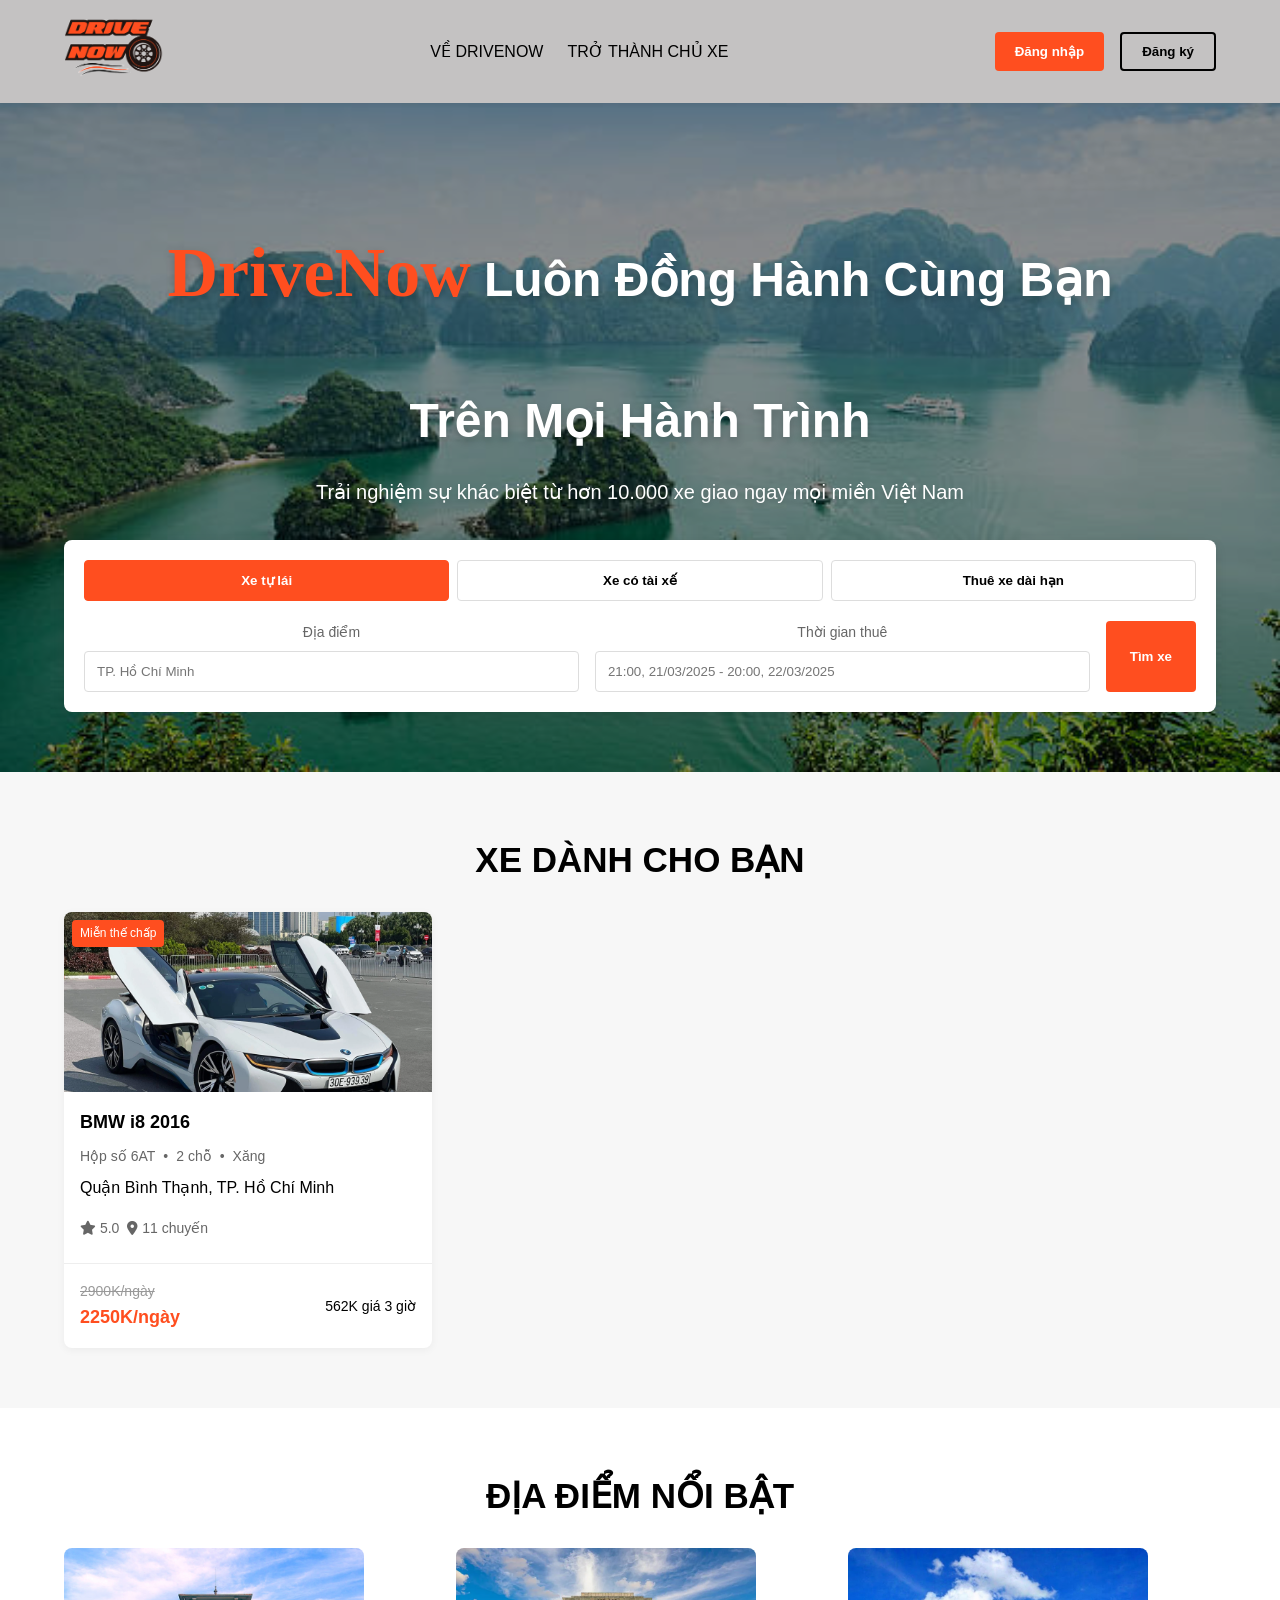
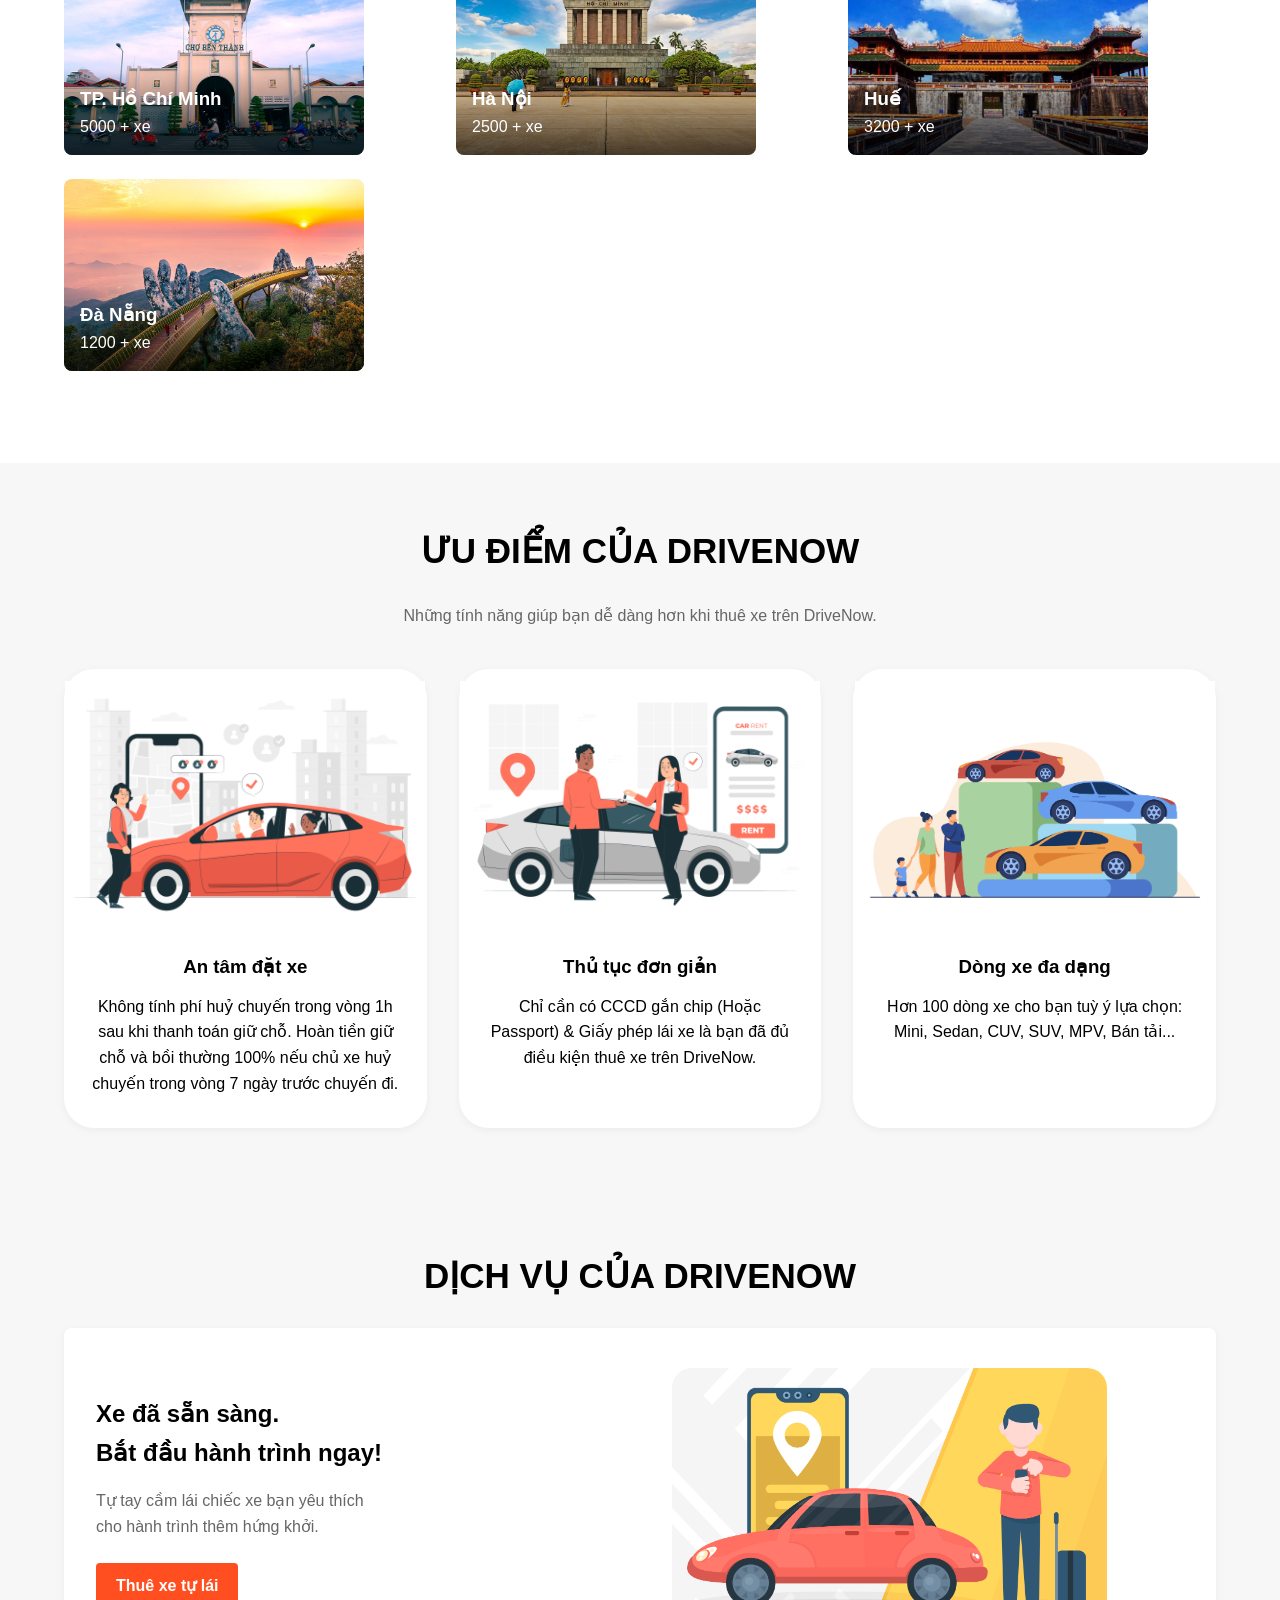
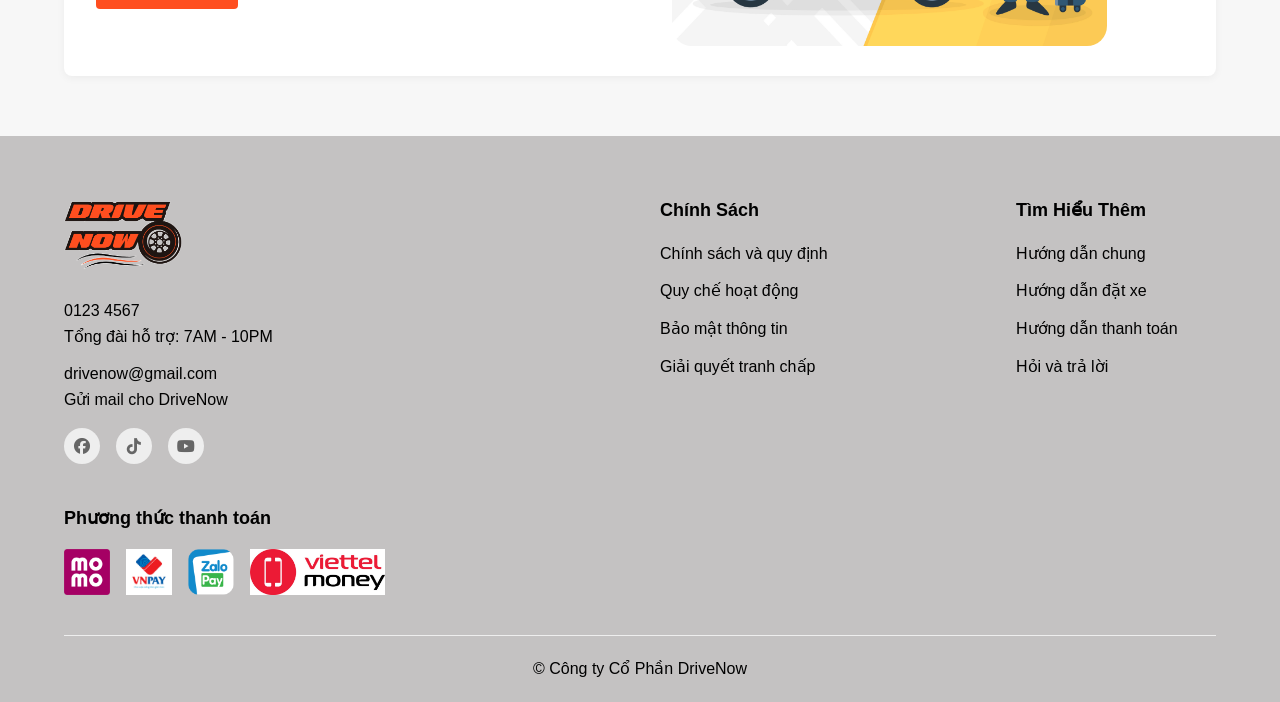
<file: FrontEnd/index.html>
<!DOCTYPE html>
<html lang="vi">
  <head>
    <meta charset="UTF-8" />
    <meta name="viewport" content="width=device-width, initial-scale=1.0" />
    <title>DriveNow - Cho thuê xe tự lái & có tài xế</title>
    <link rel="stylesheet" href="/FrontEnd/css/styles.css" />
    <!-- Font Awesome (cho các icon) -->
    <link
      rel="icon"
      type="image/png"
      href="/FrontEnd/img/DriveNow-XoaPhong.png"
    />

    <!-- Font Awesome CDN -->
    <link
      rel="stylesheet"
      href="https://cdnjs.cloudflare.com/ajax/libs/font-awesome/6.5.0/css/all.min.css"
    />


  </head>
  <body>
    <!-- Header -->
    <header class="header">
      <div class="container">
        <div class="header-content">
          <div class="logo">
            <a href="index.html">
              <img src="/FrontEnd/img/DriveNow-XoaPhong.png" alt="DriveNow" />
            </a>
          </div>
          <nav class="nav-menu">
            <ul>
              <li><a href="#info">Về DriveNow</a></li>
              <li><a href="#">Trở thành chủ xe</a></li>
            </ul>
          </nav>
          <div class="auth-buttons">
            <button class="btn-login">Đăng nhập</button>
            <button class="btn-register">Đăng ký</button>
          </div>
          <div class="mobile-menu-toggle">
            <i class="fas fa-bars"></i>
          </div>
        </div>
      </div>
    </header>

    <!-- Banner -->
    <section class="banner">
      <div class="overlay"></div>
      <div class="container">
        <div class="banner-content">
          <h1>
            <span>DriveNow</span> Luôn Đồng Hành Cùng Bạn<br />
            Trên Mọi Hành Trình
          </h1>
          <p>
            Trải nghiệm sự khác biệt từ hơn 10.000 xe giao ngay mọi miền Việt
            Nam
          </p>

          <div class="search-box">
            <div class="tabs">
              <button class="tab active">Xe tự lái</button>
              <button class="tab">Xe có tài xế</button>
              <button class="tab">Thuê xe dài hạn</button>
            </div>
            <div class="search-form">
              <div class="form-group">
                <label>Địa điểm</label>
                <input type="text" placeholder="TP. Hồ Chí Minh" />
              </div>
              <div class="form-group">
                <label>Thời gian thuê</label>
                <input
                  type="text"
                  placeholder="21:00, 21/03/2025 - 20:00, 22/03/2025"
                />
              </div>
              <button class="btn-search">Tìm xe</button>
            </div>
          </div>
        </div>
      </div>
    </section>

    <!-- Featured Cars -->
    <section class="featured-cars">
      <div class="container">
        <h2 class="section-title">Xe Dành Cho Bạn</h2>
        <div class="car-grid">
          <!-- Car Item 1 -->
          <div class="car-card">
            <div class="car-image">
              <img src="/FrontEnd/img/bmw-i8.png" alt="BMW i8 2016" />
              <div class="car-badges">
                <span class="badge no-deposit">Miễn thế chấp</span>
              </div>
            </div>
            <div class="car-details">
              <h3>BMW i8 2016</h3>
              <div class="car-specs">
                <span>Hộp số 6AT</span>
                <span>•</span>
                <span>2 chỗ</span>
                <span>•</span>
                <span>Xăng</span>
              </div>
              <div class="car-location">Quận Bình Thạnh, TP. Hồ Chí Minh</div>
              <div class="car-rating">
                <div class="rating">
                  <i class="fas fa-star"></i>
                  <span>5.0</span>
                </div>
                <div class="trips">
                  <i class="fas fa-map-marker-alt"></i>
                  <span>11 chuyến</span>
                </div>
              </div>
            </div>
            <div class="car-footer">
              <div class="price">
                <div class="original-price">2900K/ngày</div>
                <div class="discount-price">2250K/ngày</div>
              </div>
              <div class="hourly-price">562K giá 3 giờ</div>
            </div>
          </div>

          <!-- Thêm các xe khác tương tự -->
        </div>
      </div>
    </section>

    <!-- Popular Destinations -->
    <section class="popular-destinations">
      <div class="container">
        <h2 class="section-title">Địa Điểm Nổi Bật</h2>
        <div class="destinations-grid">
          <!-- Destination Item 1 -->
          <div class="destination-card">
            <img src="/FrontEnd/img/cho-ben-thanh.jpg" alt="TP. Hồ Chí Minh" loading="lazy" />
            <div class="destination-overlay">
              <h3>TP. Hồ Chí Minh</h3>
              <p>5000 + xe</p>
            </div>
          </div>
          
          <div class="destination-card">
            <img src="/FrontEnd/img/lang-chu-tich-ho-chi-minh.png" alt="Hà Nội" loading="lazy" />
            <div class="destination-overlay">
              <h3>Hà Nội</h3>
              <p>2500 + xe</p>
            </div>
          </div>
          <div class="destination-card">
            <img src="/FrontEnd/img/hue.jpg" alt="TP. Huế" loading="lazy"/>
            <div class="destination-overlay">
              <h3>Huế</h3>
              <p>3200 + xe</p>
            </div>
          </div>
          <div class="destination-card">
            <img src="/FrontEnd/img/da-nang.jpg" alt="TP. Đà Nẵng" loading="lazy"/>
            <div id="info" class="destination-overlay">
              <h3>Đà Nẵng</h3>
              <p>1200 + xe</p>
            </div>
          </div>

        <!-- <div class="airport-locations">
          <h3>Giao xe tại sân bay</h3>
          <div class="airport-grid">
            <div class="airport-item">
              <h4>Tân Sơn Nhất</h4>
              <p>1000+ xe</p>
            </div> -->
            <!-- Thêm các sân bay khác tương tự -->
          </div>
        </div>
      </div>
    </section>

    <!-- Features -->
    <section class="features">
      <div class="container">
        <h2 class="section-title">Ưu Điểm Của DriveNow</h2>
        <p class="section-subtitle">
          Những tính năng giúp bạn dễ dàng hơn khi thuê xe trên DriveNow.
        </p>

        <div class="features-grid">
          <!-- Feature Item 1 -->
          <div class="feature-card">
            <div class="feature-icon">
              <img src="/FrontEnd/img/dat-xe-an-toan.jpg" alt="An tâm đặt xe">
            </div>
            <h3>An tâm đặt xe</h3>
            <p>
              Không tính phí huỷ chuyến trong vòng 1h sau khi thanh toán giữ chỗ. Hoàn tiền giữ chỗ và bồi thường 100% nếu chủ xe huỷ chuyến trong vòng 7 ngày trước chuyến đi.
            </p>
          </div>
          
          <div class="feature-card">
            <div class="feature-icon">
              <img src="/FrontEnd/img/thu-tuc-don-gian.jpg" alt="Thủ tục đơn giản">
            </div>
            <h3>Thủ tục đơn giản</h3>
            <p>
              Chỉ cần có CCCD gắn chip (Hoặc Passport) & Giấy phép lái xe là bạn đã đủ điều kiện thuê xe trên DriveNow.
           </p>
          </div>

          <div class="feature-card">
            <div class="feature-icon">
              <img src="/FrontEnd/img/da-dang-xe.jpg" alt="Dòng xe đa dạng">
            </div>
            <h3>Dòng xe đa dạng</h3>
            <p>
              Hơn 100 dòng xe cho bạn tuỳ ý lựa chọn: Mini, Sedan, CUV, SUV, MPV, Bán tải...
           </p>
          </div>

        </div>
      </div>
    </section>

    <!-- Services -->
    <section class="services">
      <div class="container">
        <h2 class="section-title">Dịch Vụ Của DriveNow</h2>

        <div class="services-grid">
          <!-- Service Item 1 -->
          <div class="service-card">
            <div class="service-content">
              <h3>Xe đã sẵn sàng.<br />Bắt đầu hành trình ngay!</h3>
              <p>
                Tự tay cầm lái chiếc xe bạn yêu thích<br />cho hành trình thêm
                hứng khởi.
              </p>
              <a href="#" class="btn">Thuê xe tự lái</a>
            </div>
            <div class="service-image">
              <img
                src="/FrontEnd/img/bat-dau-hanh-trinh-1.jpg"
                alt="Bắt đầu thuê xe"
              />
            </div>
          </div>
          
        </div>
      </div>
    </section>

    <!-- Footer -->
    <footer class="footer">
      <div class="container">
        <div class="footer-content">
          <div class="footer-info">
            <img
              src="/FrontEnd/img/DriveNow-XoaPhong.png"
              alt="DriveNow"
              class="footer-logo"
            />
            <div class="contact-info">
              <div class="phone">
                <span class="label">0123 4567</span>
                <p>Tổng đài hỗ trợ: 7AM - 10PM</p>
              </div>
              <div class="email">
                <a href="mailto:drivenow@gmail.com">drivenow@gmail.com</a>
                <p>Gửi mail cho DriveNow</p>
              </div>
            </div>
            <div class="social-icons">
              <a href="#"><i class="fa-brands fa-facebook"></i></a>
              <a href="#"><i class="fa-brands fa-tiktok"></i></a>
              <a href="#"><i class="fa-brands fa-youtube"></i></a>
            </div>
          </div>

          <div class="footer-links">
            <div class="link-group">
              <h3>Chính Sách</h3>
              <ul>
                <li><a href="#">Chính sách và quy định</a></li>
                <li><a href="#">Quy chế hoạt động</a></li>
                <li><a href="#">Bảo mật thông tin</a></li>
                <li><a href="#">Giải quyết tranh chấp</a></li>
              </ul>
            </div>
            <div class="link-group">
              <h3>Tìm Hiểu Thêm</h3>
              <ul>
                <li><a href="#">Hướng dẫn chung</a></li>
                <li><a href="#">Hướng dẫn đặt xe</a></li>
                <li><a href="#">Hướng dẫn thanh toán</a></li>
                <li><a href="#">Hỏi và trả lời</a></li>
              </ul>
            </div>

          </div>
        </div>

        <div class="payment-methods">
          <h3>Phương thức thanh toán</h3>
          <div class="payment-icons">
            <img
              src="/FrontEnd/img/momo.png"
              alt="MoMo"
            />
            <img
              src="/FrontEnd/img/vnpay.jpg"
              alt="VNPay"
            />
            <img
              src="/FrontEnd/img/zalopay.png"
              alt="ZaloPay"
            />
            <img
              src="/FrontEnd/img/logo-viettel-money.jpg"
              alt="VTMoney"
            />
          </div>
        </div>

        <div class="copyright">
          <p>&copy; Công ty Cổ Phần DriveNow</p>
        </div>
      </div>
    </footer>

    <script src="js/main.js"></script>
  </body>
</html>
</file>
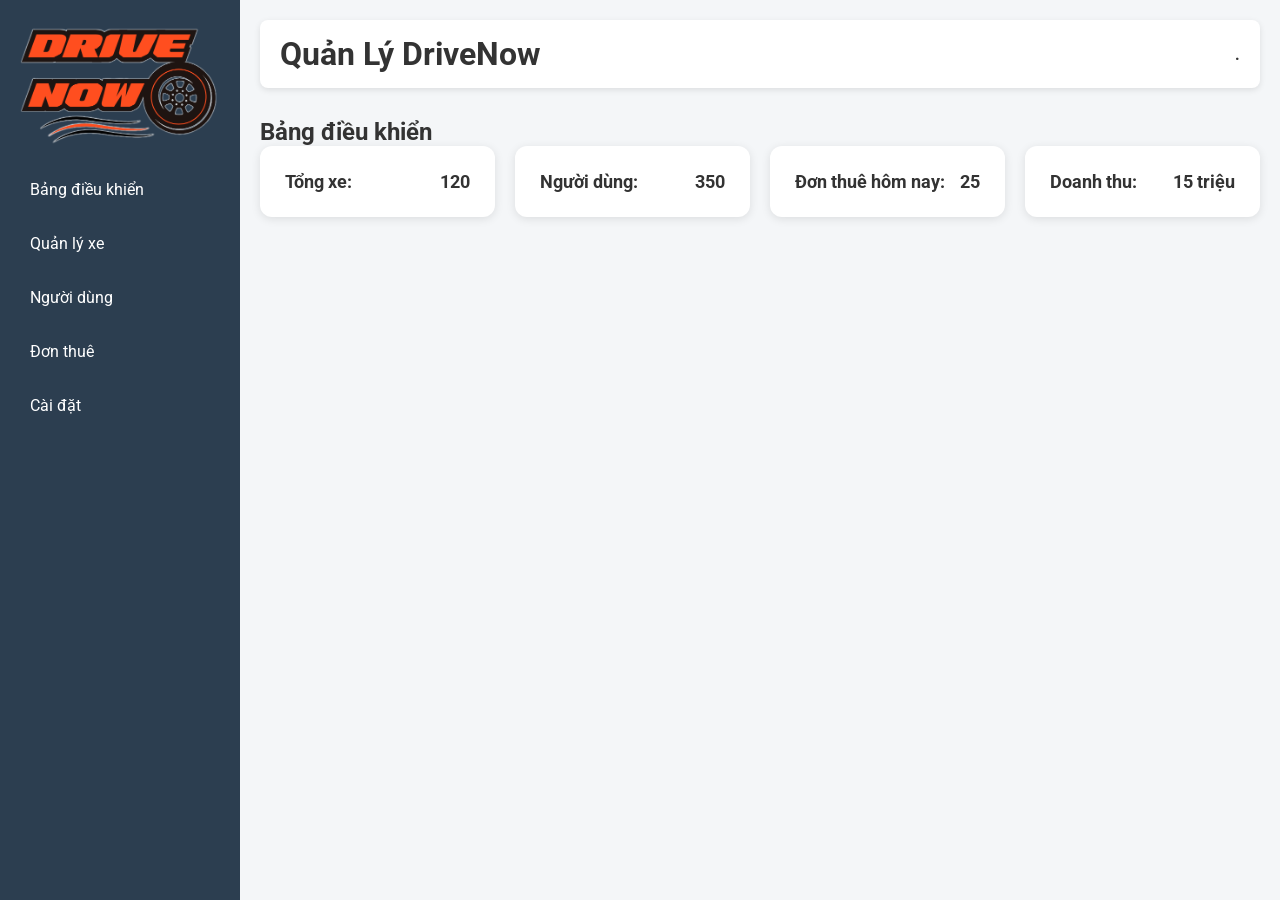
<file: FrontEnd/Admin/admin.html>
<!DOCTYPE html>
<html lang="vi">
  <head>
    <meta charset="UTF-8" />
    <meta name="viewport" content="width=device-width, initial-scale=1.0" />
    <title>Quản lý DriveNow</title>
    <link rel="stylesheet" href="/FrontEnd/css/admin.css" />
    <link
      href="https://fonts.googleapis.com/css2?family=Roboto&display=swap"
      rel="stylesheet"
    />
    <link
      rel="icon"
      type="image/png"
      href="/FrontEnd/img/DriveNow-XoaPhong.png"
    />
  </head>
  <body>
    <div class="admin-container">
      <aside class="sidebar">
        <img src="/FrontEnd/img/DriveNow-XoaPhong.png" alt="DriveNow" />
        <nav>
          <ul>
            <li><a href="#dashboard">Bảng điều khiển</a></li>
            <li><a href="#car-management">Quản lý xe</a></li>
            <li><a href="#user-management">Người dùng</a></li>
            <li><a href="#orders">Đơn thuê</a></li>
            <li><a href="#settings">Cài đặt</a></li>
          </ul>
        </nav>
      </aside>

      <main class="main-content">
        <header class="admin-header">
          <h1>Quản Lý DriveNow</h1>
          <div class="user-info"><b>.</b></div>
        </header>

        <!-- Menu -->
        <section id="dashboard" class="admin-section active">
          <h2>Bảng điều khiển</h2>
          <div class="dashboard">
            <div class="card">Tổng xe: <span>120</span></div>
            <div class="card">Người dùng: <span>350</span></div>
            <div class="card">Đơn thuê hôm nay: <span>25</span></div>
            <div class="card">Doanh thu: <span>15 triệu</span></div>
          </div>
        </section>

        <section id="car-management" class="admin-section">
          <h2>Quản lý xe</h2>
          <table class="data-table">
            <thead>
              <tr>
                <th>STT</th>
                <th>Tên xe</th>
                <th>Biển số</th>
                <th>Trạng thái</th>
              </tr>
            </thead>
            <tbody>
              <tr>
                <td>1</td>
                <td>BMW i8 2016</td>
                <td>51A-123.45</td>
                <td>Sẵn sàng</td>
              </tr>
              <tr>
                <td>2</td>
                <td>Toyota Vios</td>
                <td>51B-678.90</td>
                <td>Sẵn sàng</td>
              </tr>
              <tr>
                <td>3</td>
                <td>Kia Morning</td>
                <td>51B-648.90</td>
                <td>Đang cho thuê</td>
              </tr>
              <tr>
                <td>4</td>
                <td>Mercedes C200 2021</td>
                <td>51B-612.90</td>
                <td>Sẵn sàng</td>
              </tr>
            </tbody>
          </table>
        </section>

        <section id="user-management" class="admin-section">
          <h2>Quản lý người dùng</h2>
          <table class="data-table">
            <thead>
              <tr>
                <th>STT</th>
                <th>Tên</th>
                <th>Email</th>
                <th>Vai trò</th>
              </tr>
            </thead>
            <tbody>
              <tr>
                <td>1</td>
                <td>Nguyễn Văn A</td>
                <td>a@example.com</td>
                <td>Khách</td>
              </tr>
              <tr>
                <td>2</td>
                <td>Lê Thị B</td>
                <td>b@example.com</td>
                <td>Chủ xe</td>
              </tr>
            </tbody>
          </table>
        </section>

        <section id="orders" class="admin-section">
          <h2>Đơn thuê xe</h2>
          <table class="data-table">
            <thead>
              <tr>
                <th>Mã đơn</th>
                <th>Khách hàng</th>
                <th>Xe</th>
                <th>Ngày thuê</th>
                <th>Trạng thái</th>
              </tr>
            </thead>
            <tbody>
              <tr>
                <td>ORD001</td>
                <td>Trần Văn C</td>
                <td>Kia Morning</td>
                <td>2025-04-24</td>
                <td>Đã duyệt</td>
              </tr>
            </tbody>
          </table>
        </section>

        <section id="settings" class="admin-section">
          <h2>Cài đặt</h2>
          <form class="settings-form">
            <label>Email hệ thống:</label>
            <input type="email" placeholder="admin@example.com" />
            <label>Mật khẩu:</label>
            <input type="password" placeholder="********" />
            <button>Lưu thay đổi</button>
          </form>
        </section>
      </main>
    </div>

    <script src="/FrontEnd/js/admin.js"></script>
  </body>
</html>
</file>
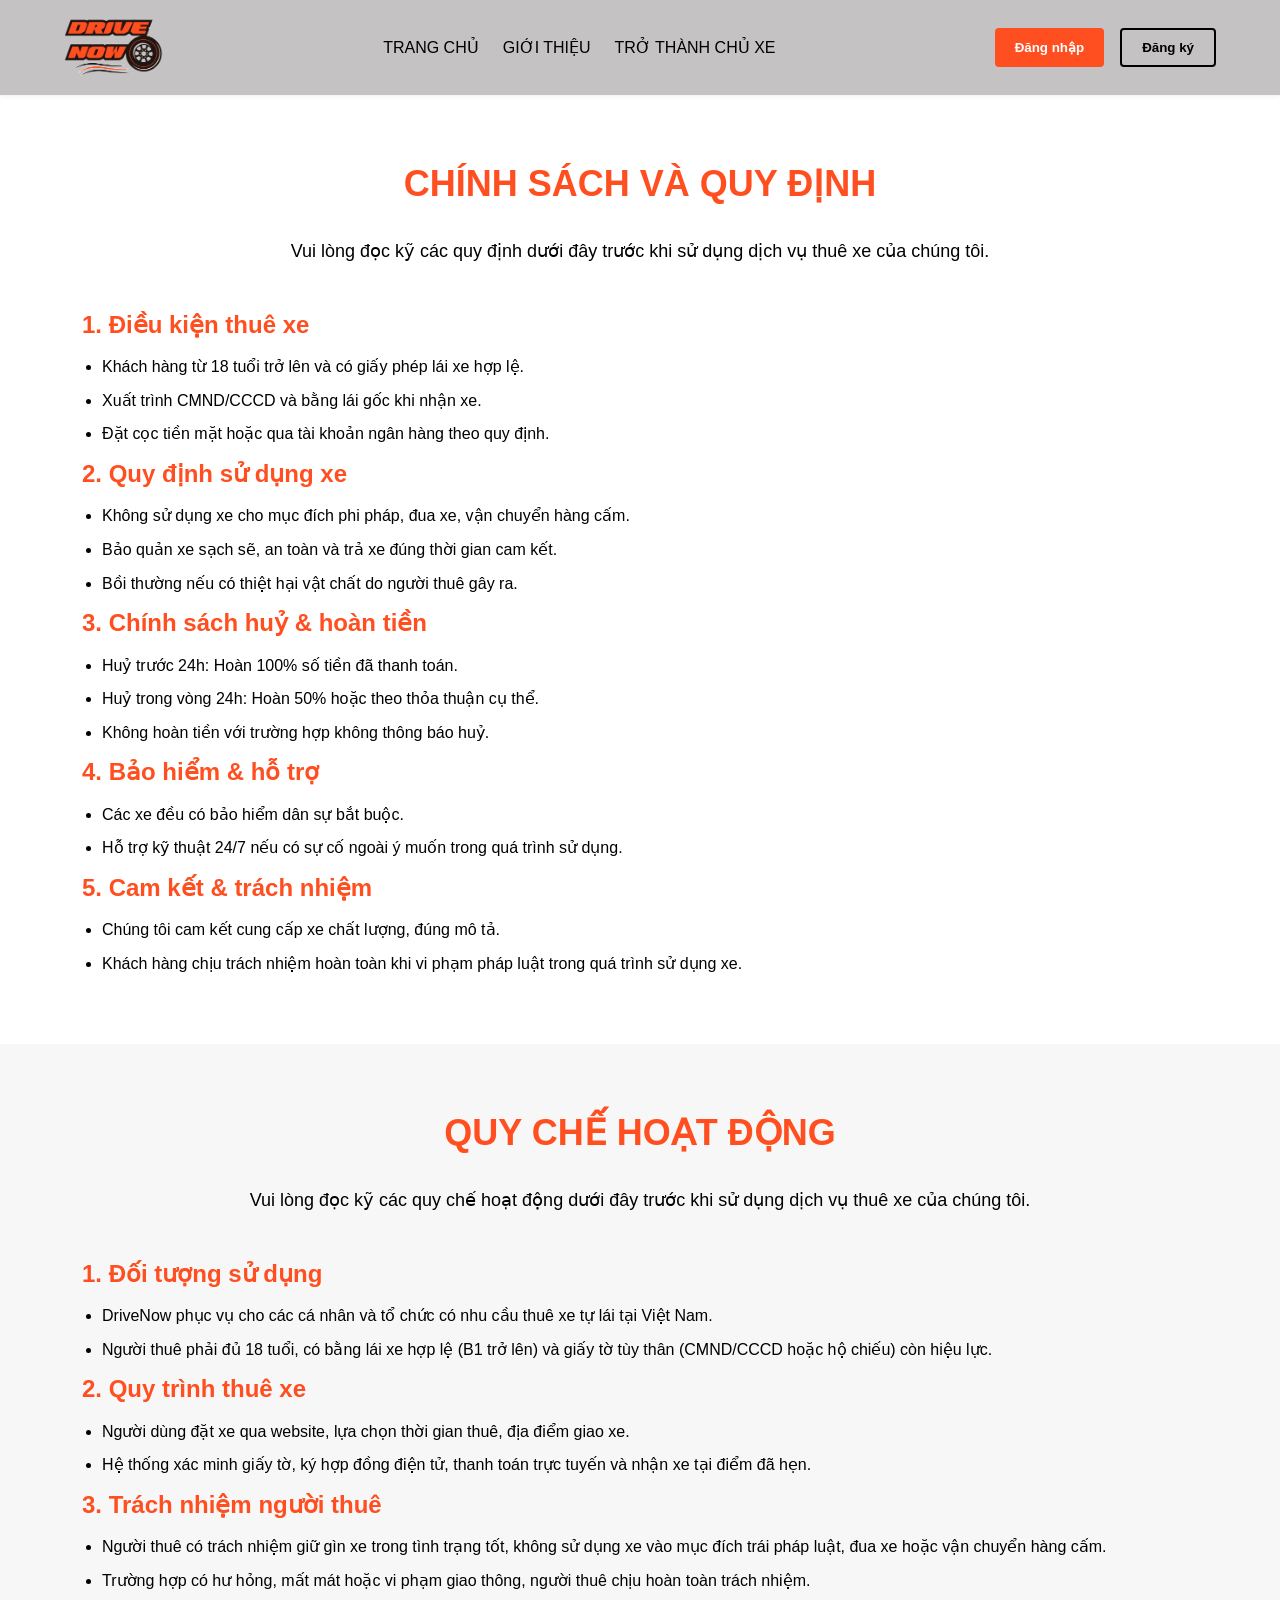
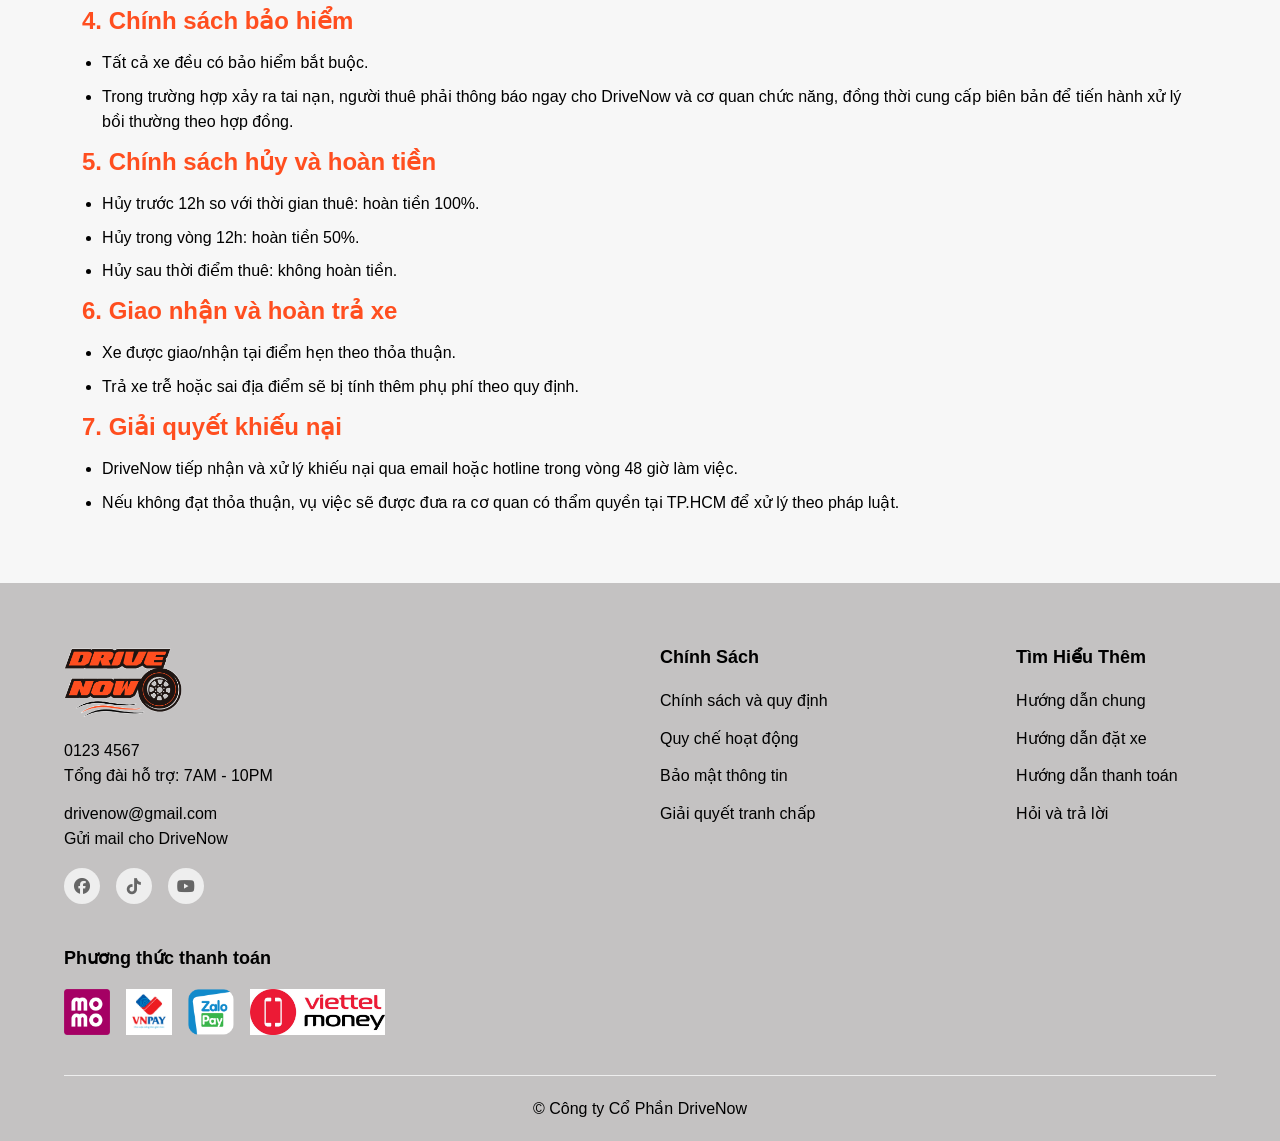
<file: FrontEnd/User/Chinhsachvaquydinh.html>
<!DOCTYPE tml>
<html lang="vi">
  <head>
    <meta charset="UTF-8" />
    <meta name="viewport" content="width=device-width, initial-scale=1.0" />
    <title>Chính sách và quy định</title>
    <link rel="stylesheet" href="/FrontEnd/css/styles.css" />
    <!-- Kiểu của icon -->
    <link
      rel="icon"
      type="image/png"
      href="/FrontEnd/img/DriveNow-XoaPhong.png"
    />
    <link
      rel="stylesheet"
      href="https://cdnjs.cloudflare.com/ajax/libs/font-awesome/6.5.0/css/all.min.css"
    />
  </head>
  <body>
    <!-- Phần đầu -->
    <header class="header">
      <div class="container">
        <div class="header-content">
          <div class="logo">
            <a href="/FrontEnd/User/Trangchu.html">
              <img
                src="/FrontEnd/img/DriveNow-XoaPhong.png"
                alt="DriveNow"
                loading="lazy"
              />
            </a>
          </div>
          <nav class="nav-menu">
            <ul>
              <li><a href="/FrontEnd/User/Trangchu.html">Trang chủ</a></li>
              <li><a href="/FrontEnd/User/Gioithieu.html">Giới thiệu</a></li>
              <li><a href="#">Trở thành chủ xe</a></li>
            </ul>
          </nav>
          <div class="auth-buttons">
            <button class="btn-login">
              <a href="/FrontEnd/User/Dangnhap.html">Đăng nhập</a>
            </button>
            <button class="btn-register">
              <a href="/FrontEnd/User/Dangki.html">Đăng ký</a>
            </button>
          </div>
          <div class="mobile-menu-toggle">
            <i class="fas fa-bars"></i>
          </div>
        </div>
      </div>
    </header>

    <!-- Chính sách và quy định -->
    <section id="chinhsachvaquydinh" class="policy-section">
      <div class="container">
        <h2 class="policy-title">Chính sách và Quy định</h2>
        <p class="policy-subtitle">
          Vui lòng đọc kỹ các quy định dưới đây trước khi sử dụng dịch vụ thuê
          xe của chúng tôi.
        </p>

        <div class="policy-content">
          <div class="policy-left">
            <h3>1. Điều kiện thuê xe</h3>
            <ul>
              <li>
                Khách hàng từ 18 tuổi trở lên và có giấy phép lái xe hợp lệ.
              </li>
              <li>Xuất trình CMND/CCCD và bằng lái gốc khi nhận xe.</li>
              <li>
                Đặt cọc tiền mặt hoặc qua tài khoản ngân hàng theo quy định.
              </li>
            </ul>

            <h3>2. Quy định sử dụng xe</h3>
            <ul>
              <li>
                Không sử dụng xe cho mục đích phi pháp, đua xe, vận chuyển hàng
                cấm.
              </li>
              <li>
                Bảo quản xe sạch sẽ, an toàn và trả xe đúng thời gian cam kết.
              </li>
              <li>
                Bồi thường nếu có thiệt hại vật chất do người thuê gây ra.
              </li>
            </ul>

            <h3>3. Chính sách huỷ & hoàn tiền</h3>
            <ul>
              <li>Huỷ trước 24h: Hoàn 100% số tiền đã thanh toán.</li>
              <li>Huỷ trong vòng 24h: Hoàn 50% hoặc theo thỏa thuận cụ thể.</li>
              <li>Không hoàn tiền với trường hợp không thông báo huỷ.</li>
            </ul>

            <h3>4. Bảo hiểm & hỗ trợ</h3>
            <ul>
              <li>Các xe đều có bảo hiểm dân sự bắt buộc.</li>
              <li>
                Hỗ trợ kỹ thuật 24/7 nếu có sự cố ngoài ý muốn trong quá trình
                sử dụng.
              </li>
            </ul>

            <h3>5. Cam kết & trách nhiệm</h3>
            <ul>
              <li>Chúng tôi cam kết cung cấp xe chất lượng, đúng mô tả.</li>
              <li>
                Khách hàng chịu trách nhiệm hoàn toàn khi vi phạm pháp luật
                trong quá trình sử dụng xe.
              </li>
            </ul>
          </div>
        </div>
      </div>
    </section>

    <!-- Quy chế hoạt động -->
    <section id="quyche" class="regulation-section">
      <div class="container">
        <h2 class="regulation-title">Quy chế hoạt động</h2>
        <p class="regulation-subtitle">
          Vui lòng đọc kỹ các quy chế hoạt động dưới đây trước khi sử dụng dịch
          vụ thuê xe của chúng tôi.
        </p>
        <div class="regulation-content">
          <div class="regulation-left">
            <h3>1. Đối tượng sử dụng</h3>
            <ul>
              <li>
                DriveNow phục vụ cho các cá nhân và tổ chức có nhu cầu thuê xe
                tự lái tại Việt Nam.
              </li>
              <li>
                Người thuê phải đủ 18 tuổi, có bằng lái xe hợp lệ (B1 trở lên)
                và giấy tờ tùy thân (CMND/CCCD hoặc hộ chiếu) còn hiệu lực.
              </li>
            </ul>

            <h3>2. Quy trình thuê xe</h3>
            <ul>
              <li>
                Người dùng đặt xe qua website, lựa chọn thời gian thuê, địa điểm
                giao xe.
              </li>
              <li>
                Hệ thống xác minh giấy tờ, ký hợp đồng điện tử, thanh toán trực
                tuyến và nhận xe tại điểm đã hẹn.
              </li>
            </ul>

            <h3>3. Trách nhiệm người thuê</h3>
            <ul>
              <li>
                Người thuê có trách nhiệm giữ gìn xe trong tình trạng tốt, không
                sử dụng xe vào mục đích trái pháp luật, đua xe hoặc vận chuyển
                hàng cấm.
              </li>
              <li>
                Trường hợp có hư hỏng, mất mát hoặc vi phạm giao thông, người
                thuê chịu hoàn toàn trách nhiệm.
              </li>
            </ul>

            <h3>4. Chính sách bảo hiểm</h3>
            <ul>
              <li>Tất cả xe đều có bảo hiểm bắt buộc.</li>
              <li>
                Trong trường hợp xảy ra tai nạn, người thuê phải thông báo ngay
                cho DriveNow và cơ quan chức năng, đồng thời cung cấp biên bản
                để tiến hành xử lý bồi thường theo hợp đồng.
              </li>
            </ul>

            <h3>5. Chính sách hủy và hoàn tiền</h3>
            <ul>
              <li>Hủy trước 12h so với thời gian thuê: hoàn tiền 100%.</li>
              <li>Hủy trong vòng 12h: hoàn tiền 50%.</li>
              <li>Hủy sau thời điểm thuê: không hoàn tiền.</li>
            </ul>

            <h3>6. Giao nhận và hoàn trả xe</h3>
            <ul>
              <li>Xe được giao/nhận tại điểm hẹn theo thỏa thuận.</li>
              <li>
                Trả xe trễ hoặc sai địa điểm sẽ bị tính thêm phụ phí theo quy
                định.
              </li>
            </ul>

            <h3>7. Giải quyết khiếu nại</h3>
            <ul>
              <li>
                DriveNow tiếp nhận và xử lý khiếu nại qua email hoặc hotline
                trong vòng 48 giờ làm việc.
              </li>
              <li>
                Nếu không đạt thỏa thuận, vụ việc sẽ được đưa ra cơ quan có thẩm
                quyền tại TP.HCM để xử lý theo pháp luật.
              </li>
            </ul>
          </div>
        </div>
      </div>
    </section>

    <!-- Phần chân -->
    <footer class="footer">
      <div class="container">
        <div class="footer-content">
          <div class="footer-info">
            <img
              src="/FrontEnd/img/DriveNow-XoaPhong.png"
              alt="DriveNow"
              class="footer-logo"
              loading="lazy"
            />
            <div class="contact-info">
              <div class="phone">
                <span class="label">0123 4567</span>
                <p>Tổng đài hỗ trợ: 7AM - 10PM</p>
              </div>
              <div class="email">
                <a href="mailto:drivenow@gmail.com">drivenow@gmail.com</a>
                <a href="mailto:drivenow@gmail.com"
                  ><p>Gửi mail cho DriveNow</p></a
                >
              </div>
            </div>
            <div class="social-icons">
              <a href="#"><i class="fa-brands fa-facebook"></i></a>
              <a href="#"><i class="fa-brands fa-tiktok"></i></a>
              <a href="#"><i class="fa-brands fa-youtube"></i></a>
            </div>
          </div>

          <div class="footer-links">
            <div class="link-group">
              <h3>Chính Sách</h3>
              <ul>
                <li>
                  <a href="/FrontEnd/User/Chinhsachvaquydinh.html"
                    >Chính sách và quy định</a
                  >
                </li>
                <li>
                  <a href="/FrontEnd/User/Chinhsachvaquydinh.html"
                    >Quy chế hoạt động</a
                  >
                </li>
                <li><a href="#">Bảo mật thông tin</a></li>
                <li><a href="#">Giải quyết tranh chấp</a></li>
              </ul>
            </div>
            <div class="link-group">
              <h3>Tìm Hiểu Thêm</h3>
              <ul>
                <li><a href="#">Hướng dẫn chung</a></li>
                <li><a href="#">Hướng dẫn đặt xe</a></li>
                <li><a href="#">Hướng dẫn thanh toán</a></li>
                <li><a href="#">Hỏi và trả lời</a></li>
              </ul>
            </div>
          </div>
        </div>

        <div class="payment-methods">
          <h3>Phương thức thanh toán</h3>
          <div class="payment-icons">
            <img src="/FrontEnd/img/momo.png" alt="MoMo" />
            <img src="/FrontEnd/img/vnpay.jpg" alt="VNPay" />
            <img src="/FrontEnd/img/zalopay.png" alt="ZaloPay" />
            <img src="/FrontEnd/img/logo-viettel-money.jpg" alt="VTMoney" />
          </div>
        </div>

        <div class="copyright">
          <p>&copy; Công ty Cổ Phần DriveNow</p>
        </div>
      </div>
    </footer>

    <script src="/FrontEnd/js/user.js"></script>
  </body>
</html>
</file>
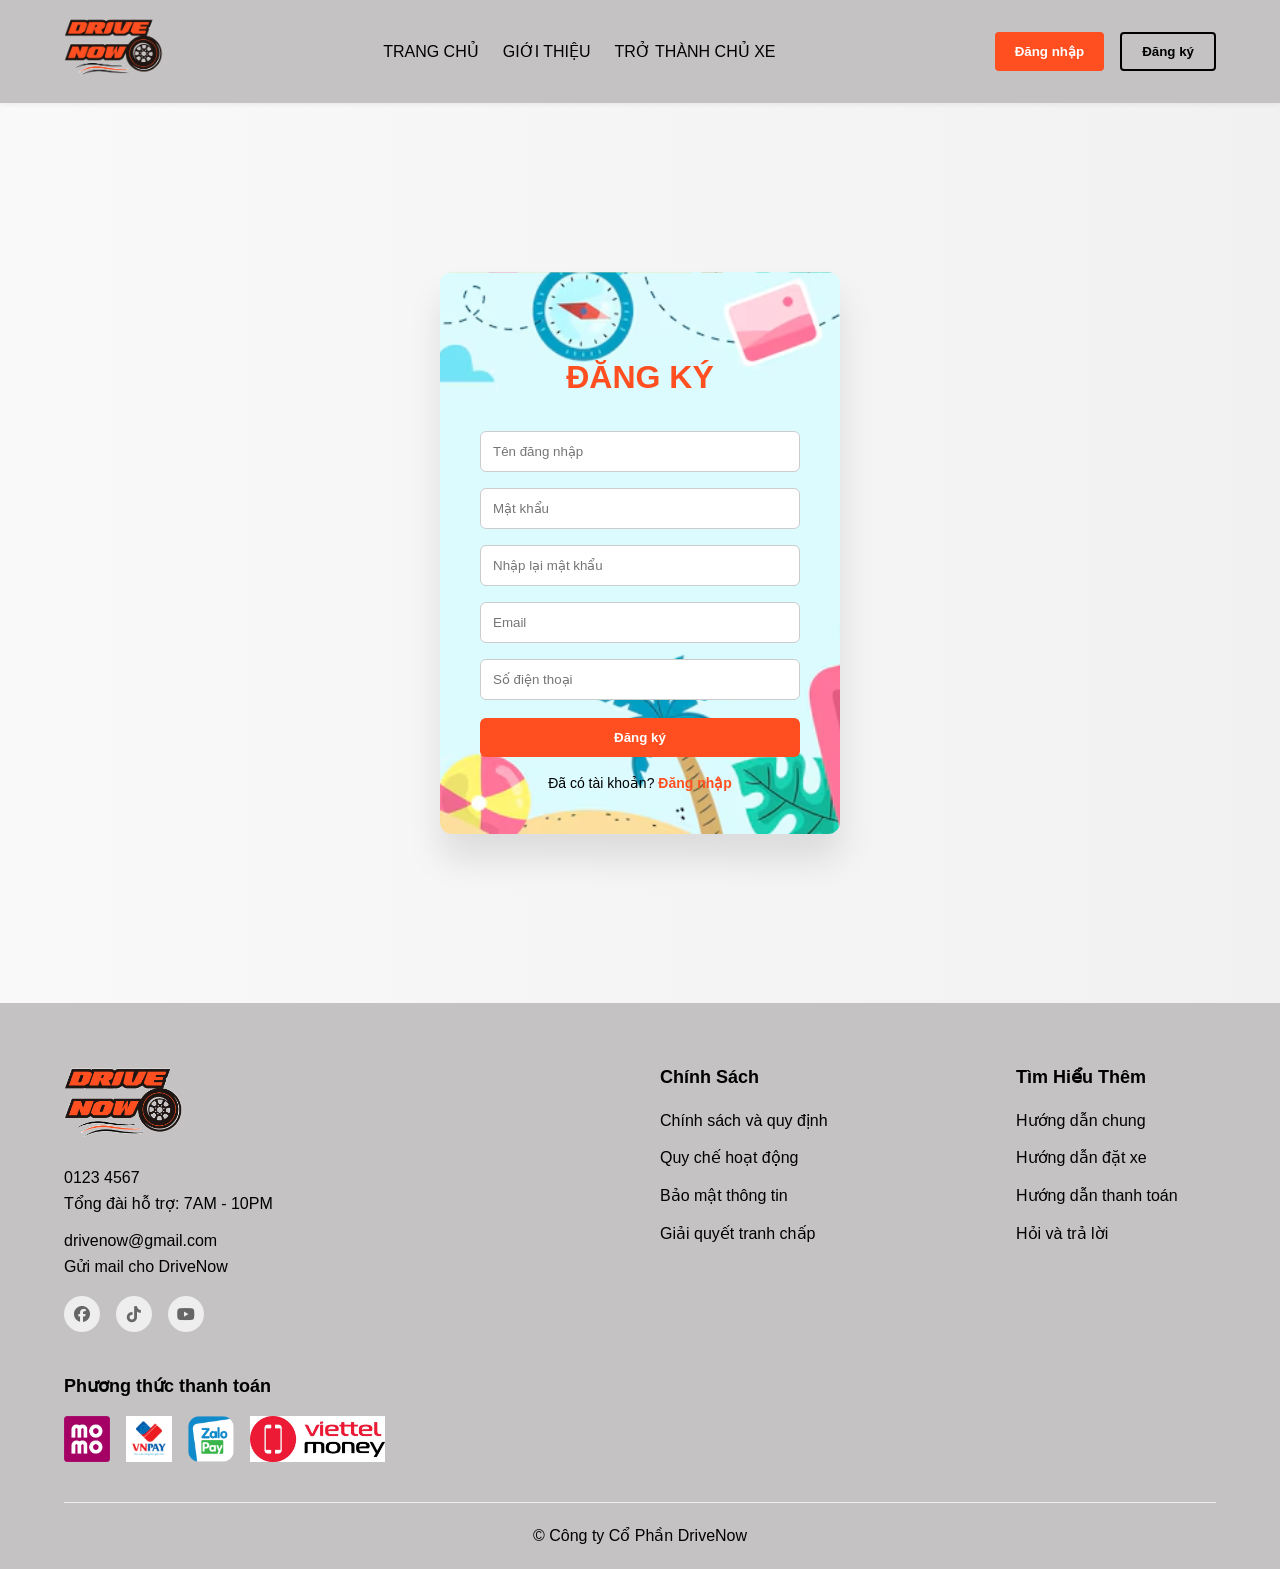
<file: FrontEnd/User/Dangki.html>
<!DOCTYPE html>
<html lang="vi">
  <head>
    <meta charset="UTF-8" />
    <meta name="viewport" content="width=device-width, initial-scale=1.0" />
    <title>Đăng kí</title>
    <link rel="stylesheet" href="/FrontEnd/css/styles.css" />
    <!-- Kiểu cho các icon -->
    <link
      rel="icon"
      type="image/png"
      href="/FrontEnd/img/DriveNow-XoaPhong.png"
    />

    <link
      rel="stylesheet"
      href="https://cdnjs.cloudflare.com/ajax/libs/font-awesome/6.5.0/css/all.min.css"
    />
  </head>
  <body>
    <!-- Phần đầu -->
    <header class="header">
      <div class="container">
        <div class="header-content">
          <div class="logo">
            <a href="/FrontEnd/User/Trangchu.html">
              <img
                src="/FrontEnd/img/DriveNow-XoaPhong.png"
                alt="DriveNow"
                loading="lazy"
              />
            </a>
          </div>
          <nav class="nav-menu">
            <ul>
              <li><a href="/FrontEnd/User/Trangchu.html">Trang chủ</a></li>
              <li><a href="/FrontEnd/User/Gioithieu.html">Giới thiệu</a></li>
              <li><a href="#">Trở thành chủ xe</a></li>
            </ul>
          </nav>
          <div class="auth-buttons">
            <button class="btn-login">
              <a href="/FrontEnd/User/Dangnhap.html">Đăng nhập</a>
            </button>
            <button class="btn-register">
              <a href="/FrontEnd/User/Dangki.html">Đăng ký</a>
            </button>
          </div>
          <div class="mobile-menu-toggle">
            <i class="fas fa-bars"></i>
          </div>
        </div>
      </div>
    </header>

    <!-- Đăng nhập -->
    <body>
      <!-- Đăng ký -->
      <div class="register-page-wrapper">
        <div class="register-container">
          <h2>Đăng ký</h2>
          <form action="" method="" onsubmit="return checkPasswordMatch()">
            <input
              type="text"
              name="username"
              placeholder="Tên đăng nhập"
              required
            />
            <input
              type="password"
              id="password"
              name="password"
              placeholder="Mật khẩu"
              required
            />
            <input
              type="password"
              id="repassword"
              name="repassword"
              placeholder="Nhập lại mật khẩu"
              required
            />
            <input type="email" name="email" placeholder="Email" required />
            <input
              type="tel"
              name="number"
              placeholder="Số điện thoại"
              required
            />
            <button type="submit">Đăng ký</button>
          </form>
          <p>
            Đã có tài khoản?
            <a href="/FrontEnd/User/Dangnhap.html">Đăng nhập</a>
          </p>
        </div>
      </div>
    </body>

    <!-- Phần chân -->
    <footer class="footer">
      <div class="container">
        <div class="footer-content">
          <div class="footer-info">
            <img
              src="/FrontEnd/img/DriveNow-XoaPhong.png"
              alt="DriveNow"
              class="footer-logo"
              loading="lazy"
            />
            <div class="contact-info">
              <div class="phone">
                <span class="label">0123 4567</span>
                <p>Tổng đài hỗ trợ: 7AM - 10PM</p>
              </div>
              <div class="email">
                <a href="mailto:drivenow@gmail.com">drivenow@gmail.com</a>
                <a href="mailto:drivenow@gmail.com"
                  ><p>Gửi mail cho DriveNow</p></a
                >
              </div>
            </div>
            <div class="social-icons">
              <a href="#"><i class="fa-brands fa-facebook"></i></a>
              <a href="#"><i class="fa-brands fa-tiktok"></i></a>
              <a href="#"><i class="fa-brands fa-youtube"></i></a>
            </div>
          </div>

          <div class="footer-links">
            <div class="link-group">
              <h3>Chính Sách</h3>
              <ul>
                <li>
                  <a href="/FrontEnd/User/Chinhsachvaquydinh.html"
                    >Chính sách và quy định</a
                  >
                </li>
                <li><a href="#quyche">Quy chế hoạt động</a></li>
                <li><a href="#">Bảo mật thông tin</a></li>
                <li><a href="#">Giải quyết tranh chấp</a></li>
              </ul>
            </div>
            <div class="link-group">
              <h3>Tìm Hiểu Thêm</h3>
              <ul>
                <li><a href="#">Hướng dẫn chung</a></li>
                <li><a href="#">Hướng dẫn đặt xe</a></li>
                <li><a href="#">Hướng dẫn thanh toán</a></li>
                <li><a href="#">Hỏi và trả lời</a></li>
              </ul>
            </div>
          </div>
        </div>

        <div class="payment-methods">
          <h3>Phương thức thanh toán</h3>
          <div class="payment-icons">
            <img src="/FrontEnd/img/momo.png" alt="MoMo" />
            <img src="/FrontEnd/img/vnpay.jpg" alt="VNPay" />
            <img src="/FrontEnd/img/zalopay.png" alt="ZaloPay" />
            <img src="/FrontEnd/img/logo-viettel-money.jpg" alt="VTMoney" />
          </div>
        </div>

        <div class="copyright">
          <p>&copy; Công ty Cổ Phần DriveNow</p>
        </div>
      </div>
    </footer>

    <script src="/FrontEnd/js/user.js"></script>
  </body>
</html>
</file>
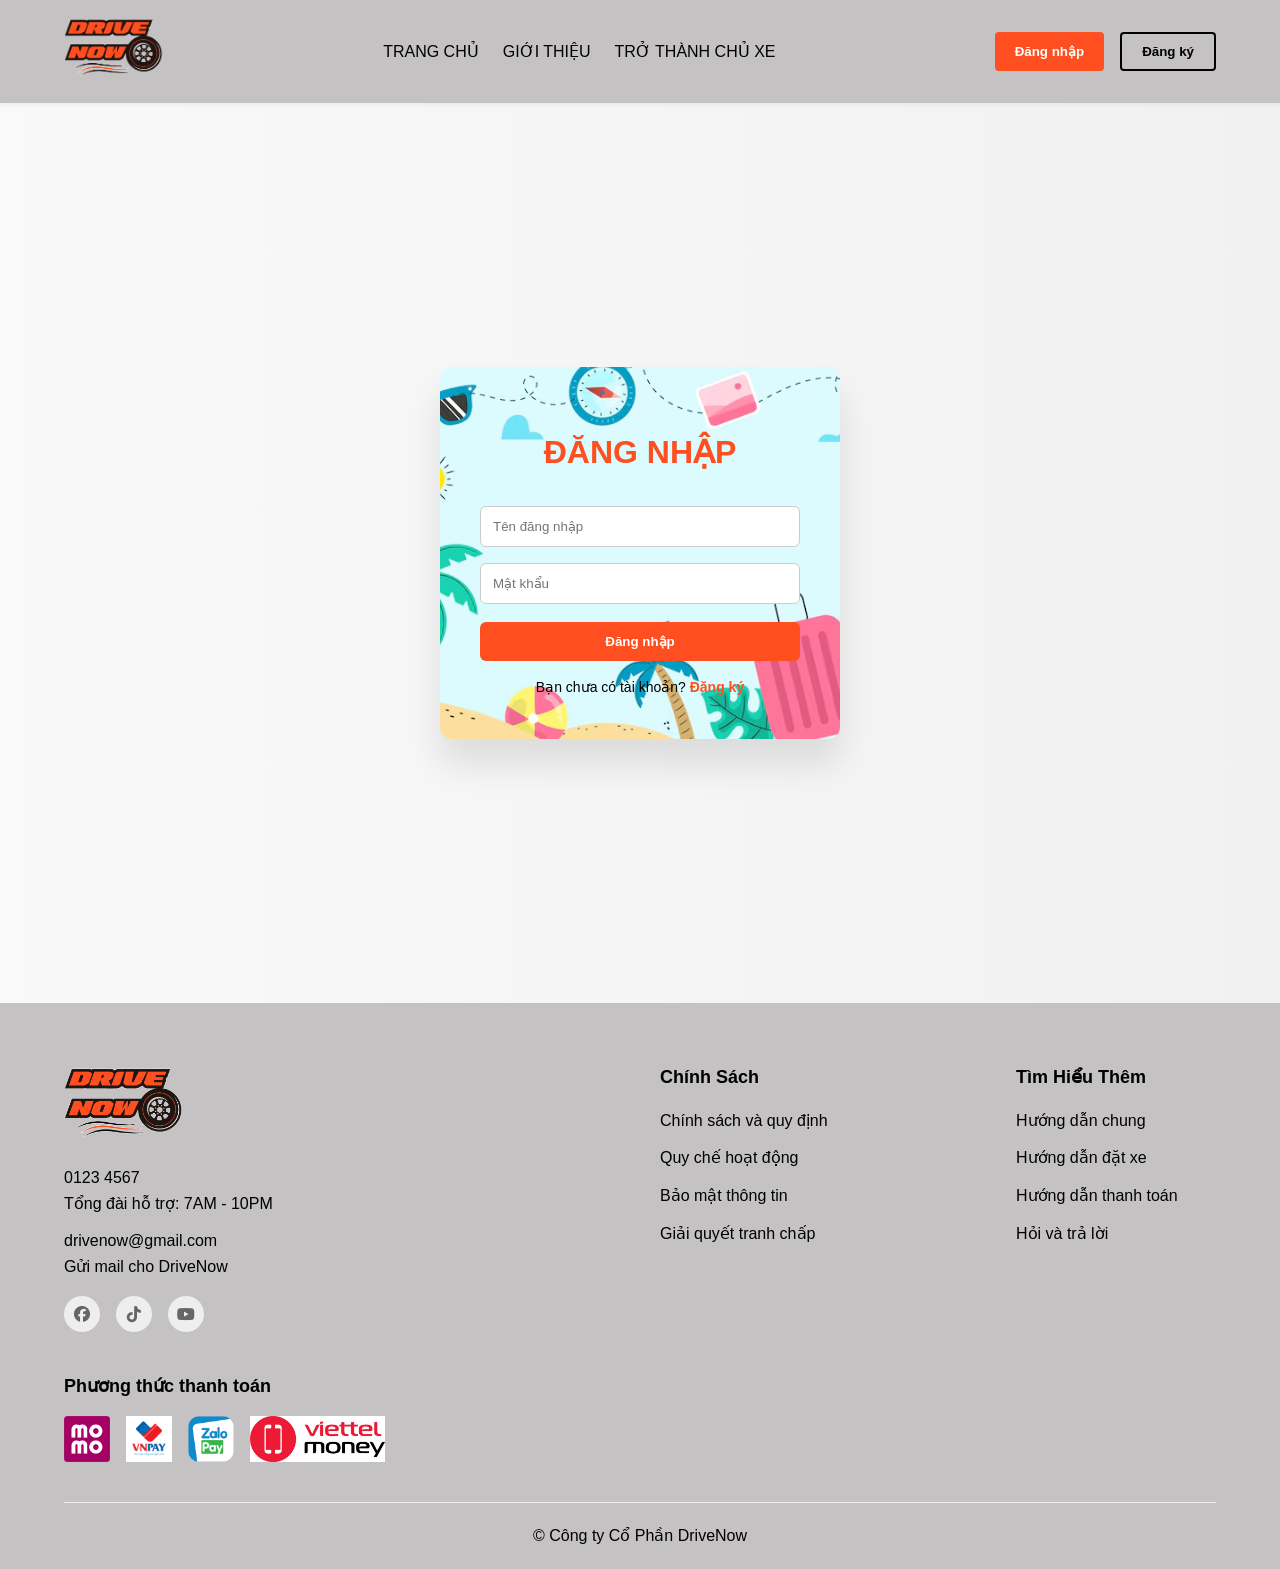
<file: FrontEnd/User/Dangnhap.html>
<!DOCTYPE html>
<html lang="vi">
  <head>
    <meta charset="UTF-8" />
    <meta name="viewport" content="width=device-width, initial-scale=1.0" />
    <title>Đăng nhập</title>
    <link rel="stylesheet" href="/FrontEnd/css/styles.css" />
    <!-- Kiểu cho các icon -->
    <link
      rel="icon"
      type="image/png"
      href="/FrontEnd/img/DriveNow-XoaPhong.png"
    />

    <link
      rel="stylesheet"
      href="https://cdnjs.cloudflare.com/ajax/libs/font-awesome/6.5.0/css/all.min.css"
    />
  </head>
  <body>
    <!-- Phần đầu -->
    <header class="header">
      <div class="container">
        <div class="header-content">
          <div class="logo">
            <a href="/FrontEnd/User/Trangchu.html">
              <img
                src="/FrontEnd/img/DriveNow-XoaPhong.png"
                alt="DriveNow"
                loading="lazy"
              />
            </a>
          </div>
          <nav class="nav-menu">
            <ul>
              <li><a href="/FrontEnd/User/Trangchu.html">Trang chủ</a></li>
              <li><a href="/FrontEnd/User/Gioithieu.html">Giới thiệu</a></li>
              <li><a href="#">Trở thành chủ xe</a></li>
            </ul>
          </nav>
          <div class="auth-buttons">
            <button class="btn-login">
              <a href="/FrontEnd/User/Dangnhap.html">Đăng nhập</a>
            </button>
            <button class="btn-register">
              <a href="/FrontEnd/User/Dangki.html">Đăng ký</a>
            </button>
          </div>
          <div class="mobile-menu-toggle">
            <i class="fas fa-bars"></i>
          </div>
        </div>
      </div>
    </header>

    <!-- Đăng nhập -->
    <body>
      <div class="login-page-wrapper">
        <div class="login-container">
          <h2>Đăng nhập</h2>
          <form action="#" method="POST">
            <input
              type="text"
              name="username"
              placeholder="Tên đăng nhập"
              required
            />
            <input
              type="password"
              name="password"
              placeholder="Mật khẩu"
              required
            />
            <button type="submit">Đăng nhập</button>
          </form>
          <p>
            Bạn chưa có tài khoản?
            <a href="/FrontEnd/User/Dangki.html">Đăng ký</a>
          </p>
        </div>
      </div>
    </body>

    <!-- Phần chân -->
    <footer class="footer">
      <div class="container">
        <div class="footer-content">
          <div class="footer-info">
            <img
              src="/FrontEnd/img/DriveNow-XoaPhong.png"
              alt="DriveNow"
              class="footer-logo"
              loading="lazy"
            />
            <div class="contact-info">
              <div class="phone">
                <span class="label">0123 4567</span>
                <p>Tổng đài hỗ trợ: 7AM - 10PM</p>
              </div>
              <div class="email">
                <a href="mailto:drivenow@gmail.com">drivenow@gmail.com</a>
                <a href="mailto:drivenow@gmail.com"
                  ><p>Gửi mail cho DriveNow</p></a
                >
              </div>
            </div>
            <div class="social-icons">
              <a href="#"><i class="fa-brands fa-facebook"></i></a>
              <a href="#"><i class="fa-brands fa-tiktok"></i></a>
              <a href="#"><i class="fa-brands fa-youtube"></i></a>
            </div>
          </div>

          <div class="footer-links">
            <div class="link-group">
              <h3>Chính Sách</h3>
              <ul>
                <li>
                  <a href="/FrontEnd/User/Chinhsachvaquydinh.html"
                    >Chính sách và quy định</a
                  >
                </li>
                <li>
                  <a href="/FrontEnd/User/Chinhsachvaquydinh.html"
                    >Quy chế hoạt động</a
                  >
                </li>
                <li><a href="#">Bảo mật thông tin</a></li>
                <li><a href="#">Giải quyết tranh chấp</a></li>
              </ul>
            </div>
            <div class="link-group">
              <h3>Tìm Hiểu Thêm</h3>
              <ul>
                <li><a href="#">Hướng dẫn chung</a></li>
                <li><a href="#">Hướng dẫn đặt xe</a></li>
                <li><a href="#">Hướng dẫn thanh toán</a></li>
                <li><a href="#">Hỏi và trả lời</a></li>
              </ul>
            </div>
          </div>
        </div>

        <div class="payment-methods">
          <h3>Phương thức thanh toán</h3>
          <div class="payment-icons">
            <img src="/FrontEnd/img/momo.png" alt="MoMo" />
            <img src="/FrontEnd/img/vnpay.jpg" alt="VNPay" />
            <img src="/FrontEnd/img/zalopay.png" alt="ZaloPay" />
            <img src="/FrontEnd/img/logo-viettel-money.jpg" alt="VTMoney" />
          </div>
        </div>

        <div class="copyright">
          <p>&copy; Công ty Cổ Phần DriveNow</p>
        </div>
      </div>
    </footer>

    <script src="/FrontEnd/js/user.js"></script>
  </body>
</html>
</file>
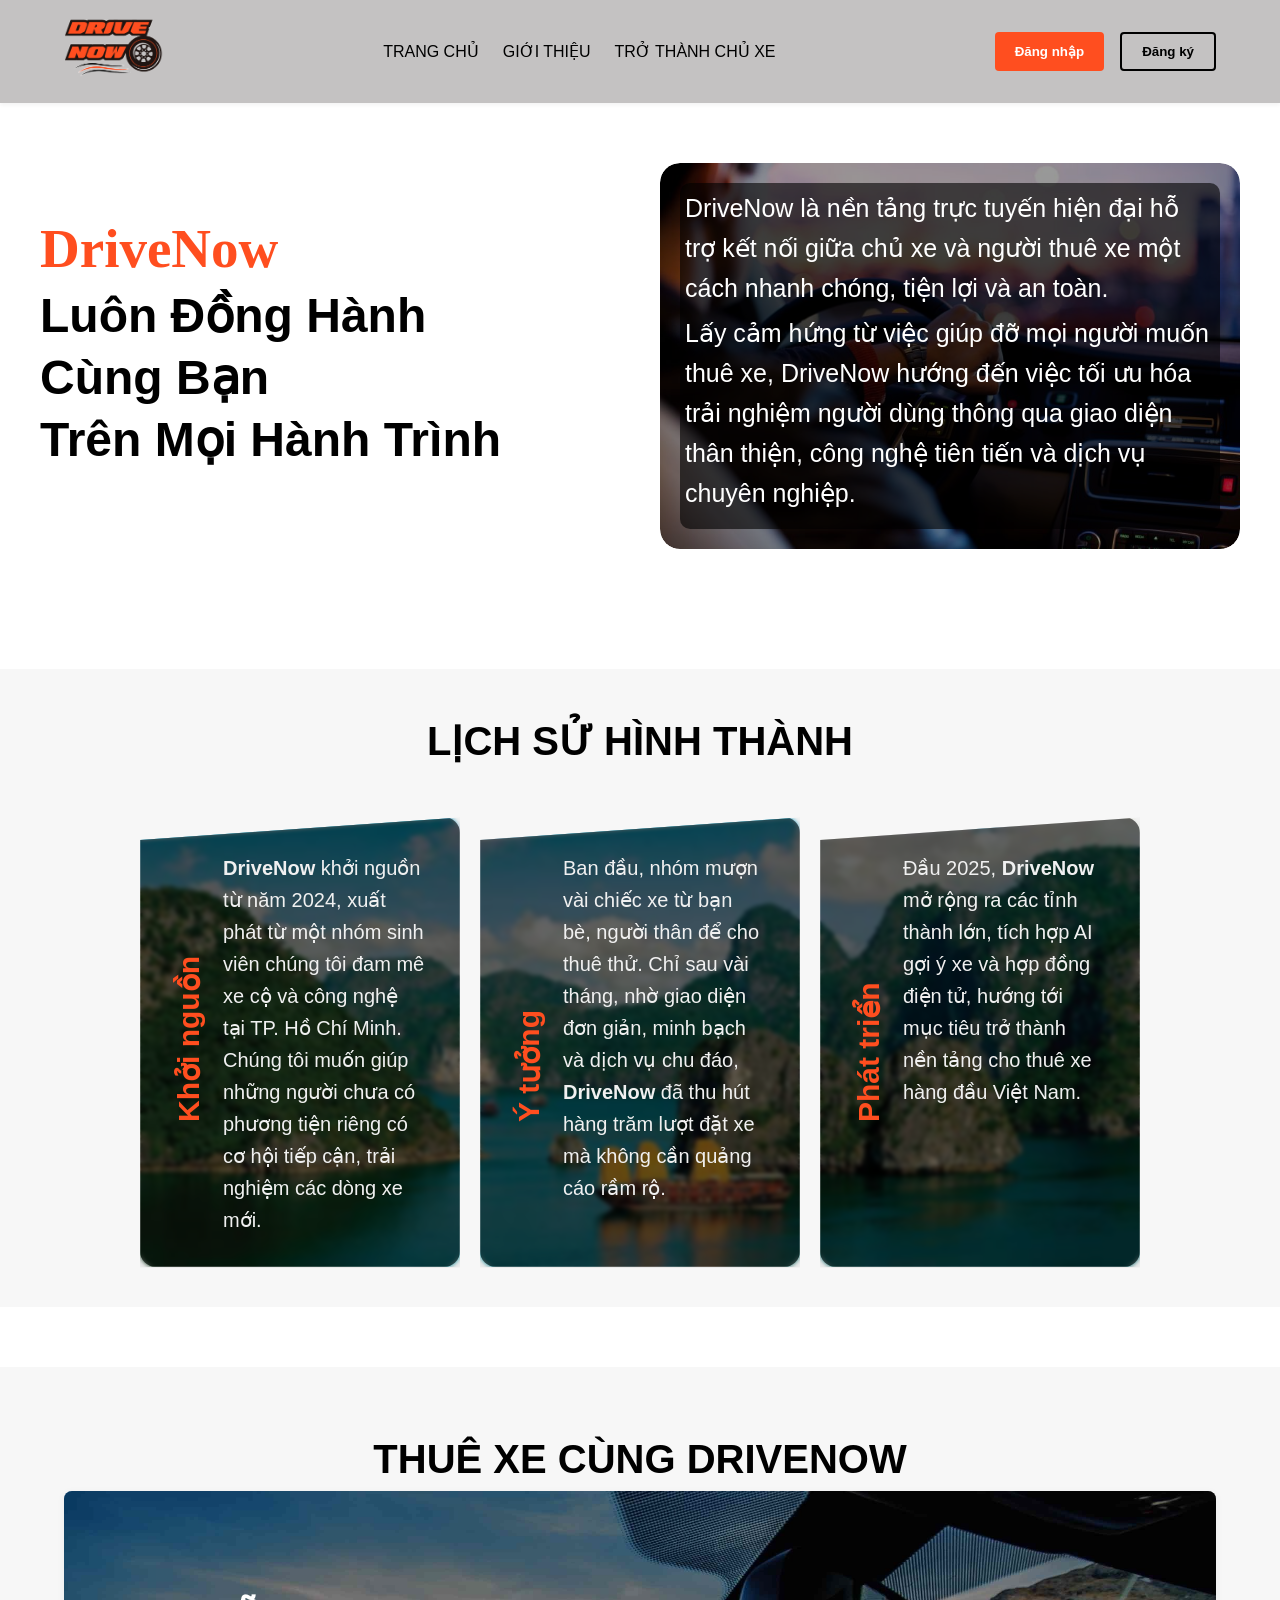
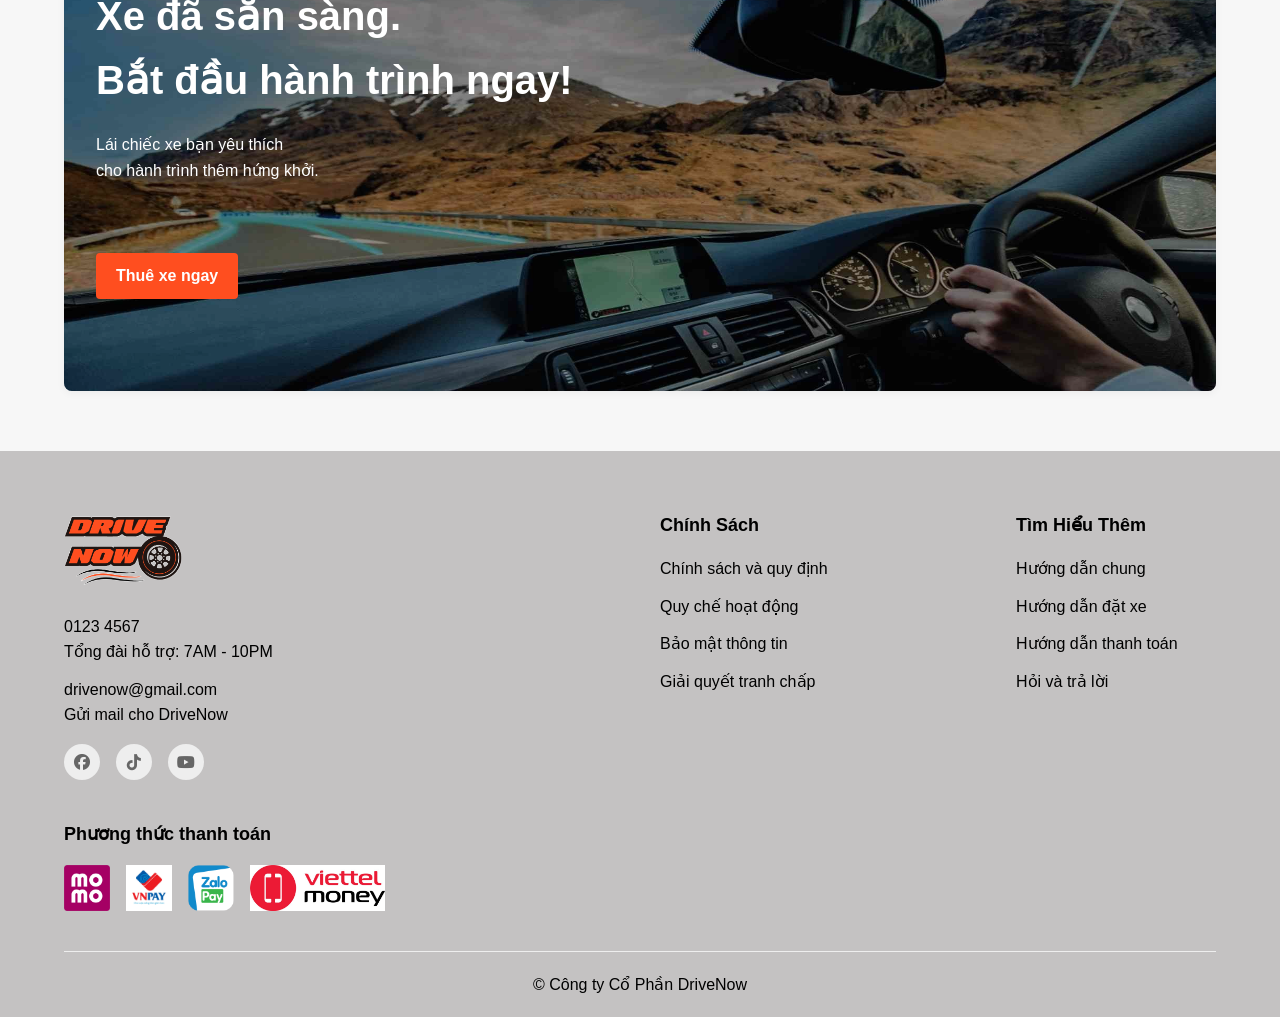
<file: FrontEnd/User/Gioithieu.html>
<!DOCTYPE html>
<html lang="vi">
  <head>
    <meta charset="UTF-8" />
    <meta name="viewport" content="width=device-width, initial-scale=1.0" />
    <title>Giới thiệu</title>
    <link rel="stylesheet" href="/FrontEnd/css/styles.css" />
    <!-- Kiểu cho các icon -->
    <link
      rel="icon"
      type="image/png"
      href="/FrontEnd/img/DriveNow-XoaPhong.png"
    />
    <link
      rel="stylesheet"
      href="https://cdnjs.cloudflare.com/ajax/libs/font-awesome/6.5.0/css/all.min.css"
    />
  </head>
  <body>
    <!-- Phần đầu -->
    <header class="header">
      <div class="container">
        <div class="header-content">
          <div class="logo">
            <a href="/FrontEnd/User/Trangchu.html">
              <img
                src="/FrontEnd/img/DriveNow-XoaPhong.png"
                alt="DriveNow"
                loading="lazy"
              />
            </a>
          </div>
          <nav class="nav-menu">
            <ul>
              <li><a href="/FrontEnd/User/Trangchu.html">Trang chủ</a></li>
              <li><a href="/FrontEnd/User/Gioithieu.html">Giới thiệu</a></li>
              <li><a href="#">Trở thành chủ xe</a></li>
            </ul>
          </nav>
          <div class="auth-buttons">
            <button class="btn-login">
              <a href="/FrontEnd/User/Dangnhap.html">Đăng nhập</a>
            </button>
            <button class="btn-register">
              <a href="/FrontEnd/User/Dangki.html">Đăng ký</a>
            </button>
          </div>
          <div class="mobile-menu-toggle">
            <i class="fas fa-bars"></i>
          </div>
        </div>
      </div>
    </header>

    <!-- Giới thiệu -->
    <section class="intro-section">
      <div class="intro-container">
        <div class="intro-left">
          <h1>
            <span>DriveNow</span> <br />
            Luôn Đồng Hành<br />
            Cùng Bạn<br />
            Trên Mọi Hành Trình
          </h1>
        </div>

        <div class="intro-right">
          <div class="intro-img">
            <img
              src="/FrontEnd/img/intro-1.jpg"
              alt="Thông tin 1"
              loading="lazy"
            />
            <div class="intro-text">
              <p>
                DriveNow là nền tảng trực tuyến hiện đại hỗ trợ kết nối giữa chủ
                xe và người thuê xe một cách nhanh chóng, tiện lợi và an toàn.
              </p>
              <p>
                Lấy cảm hứng từ việc giúp đỡ mọi người muốn thuê xe, DriveNow
                hướng đến việc tối ưu hóa trải nghiệm người dùng thông qua giao
                diện thân thiện, công nghệ tiên tiến và dịch vụ chuyên nghiệp.
              </p>
            </div>
          </div>
        </div>
      </div>
    </section>

    <!-- Lịch sử ra đời -->
    <section class="history-section">
      <div class="history-grid">
        <div class="history-title">
          <h2>Lịch sử hình thành</h2>
        </div>

        <div
          class="history-box"
          style="background-image: url('/FrontEnd/img/vinhhalong-2.jpg')"
        >
          <div class="history-overlay">
            <h3>Khởi nguồn</h3>
            <p>
              <b>DriveNow</b> khởi nguồn từ năm 2024, xuất phát từ một nhóm sinh
              viên chúng tôi đam mê xe cộ và công nghệ tại TP. Hồ Chí Minh.
              Chúng tôi muốn giúp những người chưa có phương tiện riêng có cơ
              hội tiếp cận, trải nghiệm các dòng xe mới.
            </p>
          </div>
        </div>

        <div
          class="history-box"
          style="background-image: url('/FrontEnd/img/vinhhalong-2.jpg')"
        >
          <div class="history-overlay">
            <h3>Ý tưởng</h3>
            <p>
              Ban đầu, nhóm mượn vài chiếc xe từ bạn bè, người thân để cho thuê
              thử. Chỉ sau vài tháng, nhờ giao diện đơn giản, minh bạch và dịch
              vụ chu đáo, <b>DriveNow</b> đã thu hút hàng trăm lượt đặt xe mà
              không cần quảng cáo rầm rộ.
            </p>
          </div>
        </div>

        <div
          class="history-box"
          style="background-image: url('/FrontEnd/img/vinhhalong-2.jpg')"
        >
          <div class="history-overlay">
            <h3>Phát triển</h3>
            <p>
              Đầu 2025, <b>DriveNow</b> mở rộng ra các tỉnh thành lớn, tích hợp
              AI gợi ý xe và hợp đồng điện tử, hướng tới mục tiêu trở thành nền
              tảng cho thuê xe hàng đầu Việt Nam.
            </p>
          </div>
        </div>
      </div>
    </section>

    <!-- thuê xe ngay -->
    <section class="rentalcar">
      <div class="container">
        <h2 class="rentalcar-title">Thuê xe cùng DriveNow</h2>

        <div class="rentalcar-grid">
          <!-- Dịch vụ 1 -->
          <div class="rentalcar-card">
            <div class="overlay"></div>
            <div class="rentalcar-content">
              <h3>Xe đã sẵn sàng.<br />Bắt đầu hành trình ngay!</h3>
              <p>
                Lái chiếc xe bạn yêu thích<br />cho hành trình thêm hứng khởi.
              </p>
              <a href="#" class="btn">Thuê xe ngay</a>
            </div>
          </div>
        </div>
      </div>
    </section>

    <!-- Phần chân -->
    <footer class="footer">
      <div class="container">
        <div class="footer-content">
          <div class="footer-info">
            <img
              src="/FrontEnd/img/DriveNow-XoaPhong.png"
              alt="DriveNow"
              class="footer-logo"
              loading="lazy"
            />
            <div class="contact-info">
              <div class="phone">
                <span class="label">0123 4567</span>
                <p>Tổng đài hỗ trợ: 7AM - 10PM</p>
              </div>
              <div class="email">
                <a href="mailto:drivenow@gmail.com">drivenow@gmail.com</a>
                <a href="mailto:drivenow@gmail.com"
                  ><p>Gửi mail cho DriveNow</p></a
                >
              </div>
            </div>
            <div class="social-icons">
              <a href="#"><i class="fa-brands fa-facebook"></i></a>
              <a href="#"><i class="fa-brands fa-tiktok"></i></a>
              <a href="#"><i class="fa-brands fa-youtube"></i></a>
            </div>
          </div>

          <div class="footer-links">
            <div class="link-group">
              <h3>Chính Sách</h3>
              <ul>
                <li>
                  <a href="/FrontEnd/User/Chinhsachvaquydinh.html"
                    >Chính sách và quy định</a
                  >
                </li>
                <li>
                  <a href="/FrontEnd/User/Chinhsachvaquydinh.html"
                    >Quy chế hoạt động</a
                  >
                </li>
                <li><a href="#">Bảo mật thông tin</a></li>
                <li><a href="#">Giải quyết tranh chấp</a></li>
              </ul>
            </div>
            <div class="link-group">
              <h3>Tìm Hiểu Thêm</h3>
              <ul>
                <li><a href="#">Hướng dẫn chung</a></li>
                <li><a href="#">Hướng dẫn đặt xe</a></li>
                <li><a href="#">Hướng dẫn thanh toán</a></li>
                <li><a href="#">Hỏi và trả lời</a></li>
              </ul>
            </div>
          </div>
        </div>

        <div class="payment-methods">
          <h3>Phương thức thanh toán</h3>
          <div class="payment-icons">
            <img src="/FrontEnd/img/momo.png" alt="MoMo" />
            <img src="/FrontEnd/img/vnpay.jpg" alt="VNPay" />
            <img src="/FrontEnd/img/zalopay.png" alt="ZaloPay" />
            <img src="/FrontEnd/img/logo-viettel-money.jpg" alt="VTMoney" />
          </div>
        </div>

        <div class="copyright">
          <p>&copy; Công ty Cổ Phần DriveNow</p>
        </div>
      </div>
    </footer>

    <script src="/FrontEnd/js/user.js"></script>
  </body>
</html>
</file>
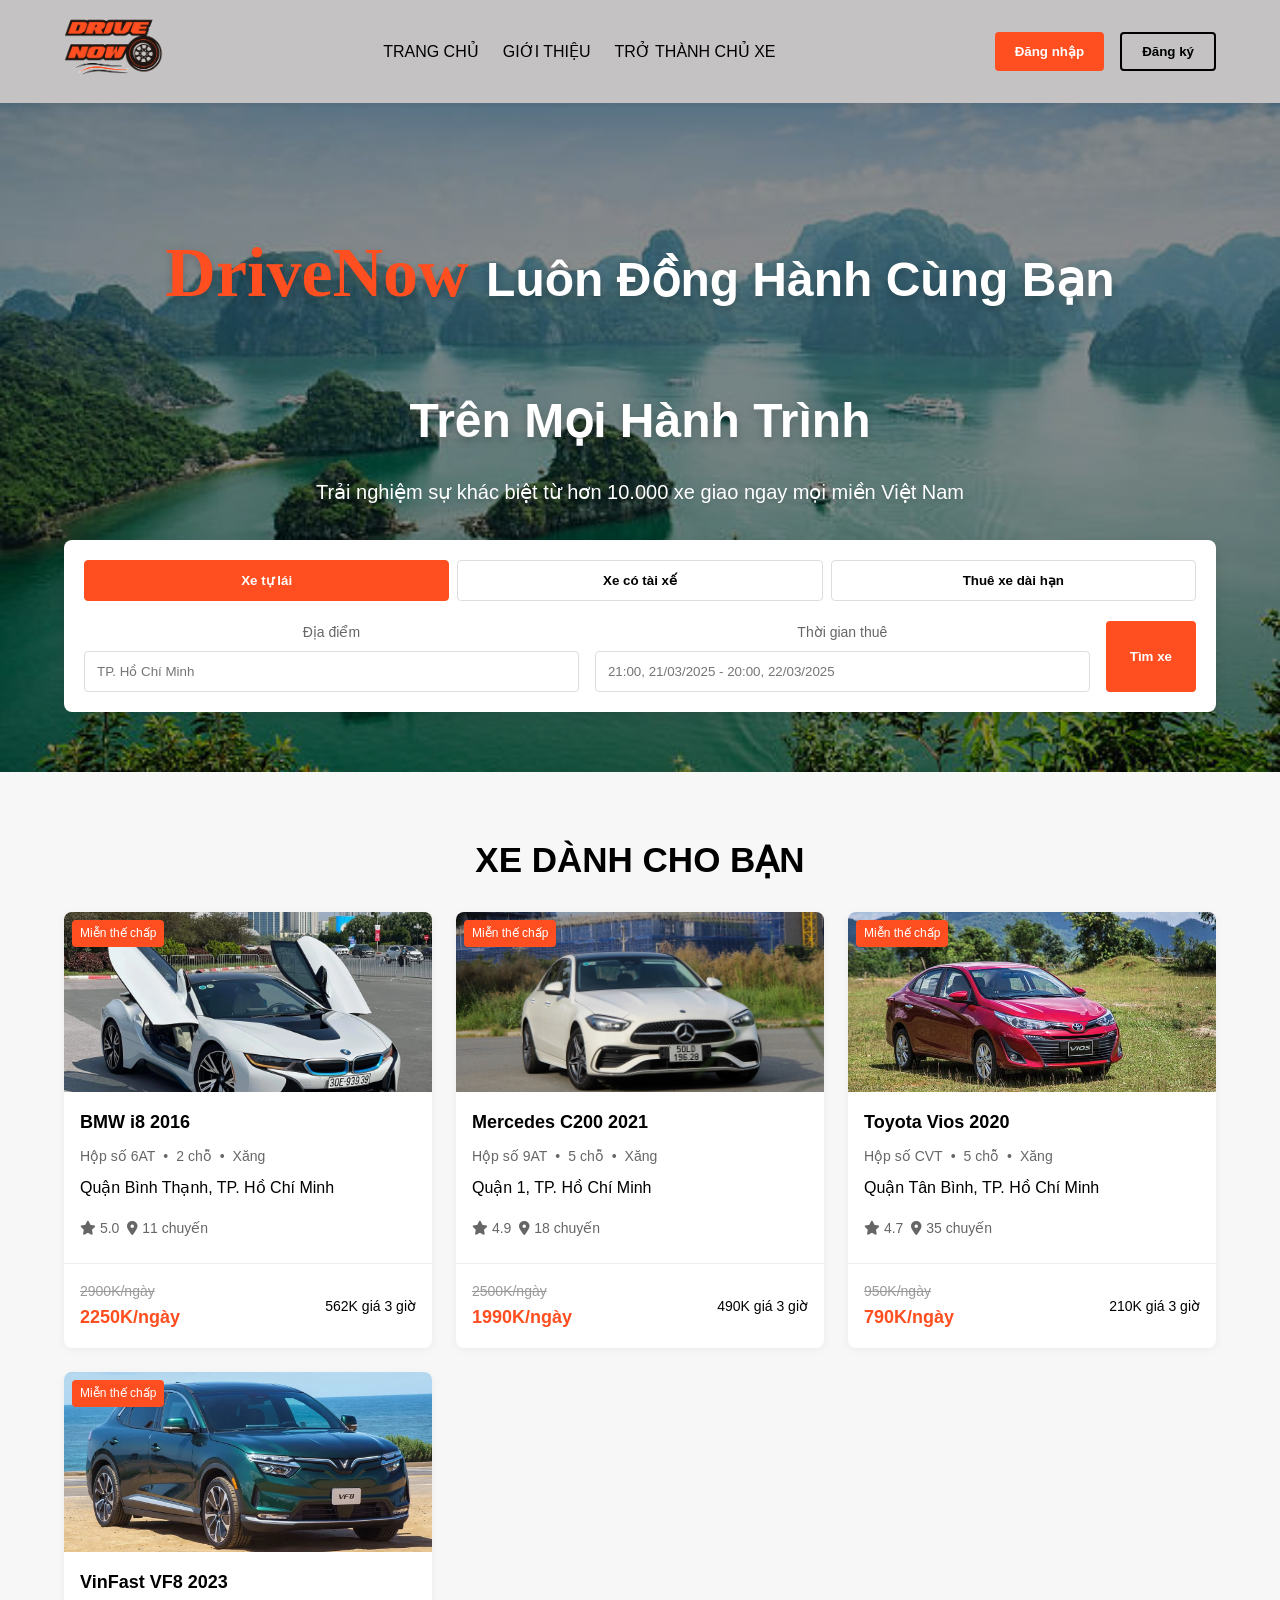
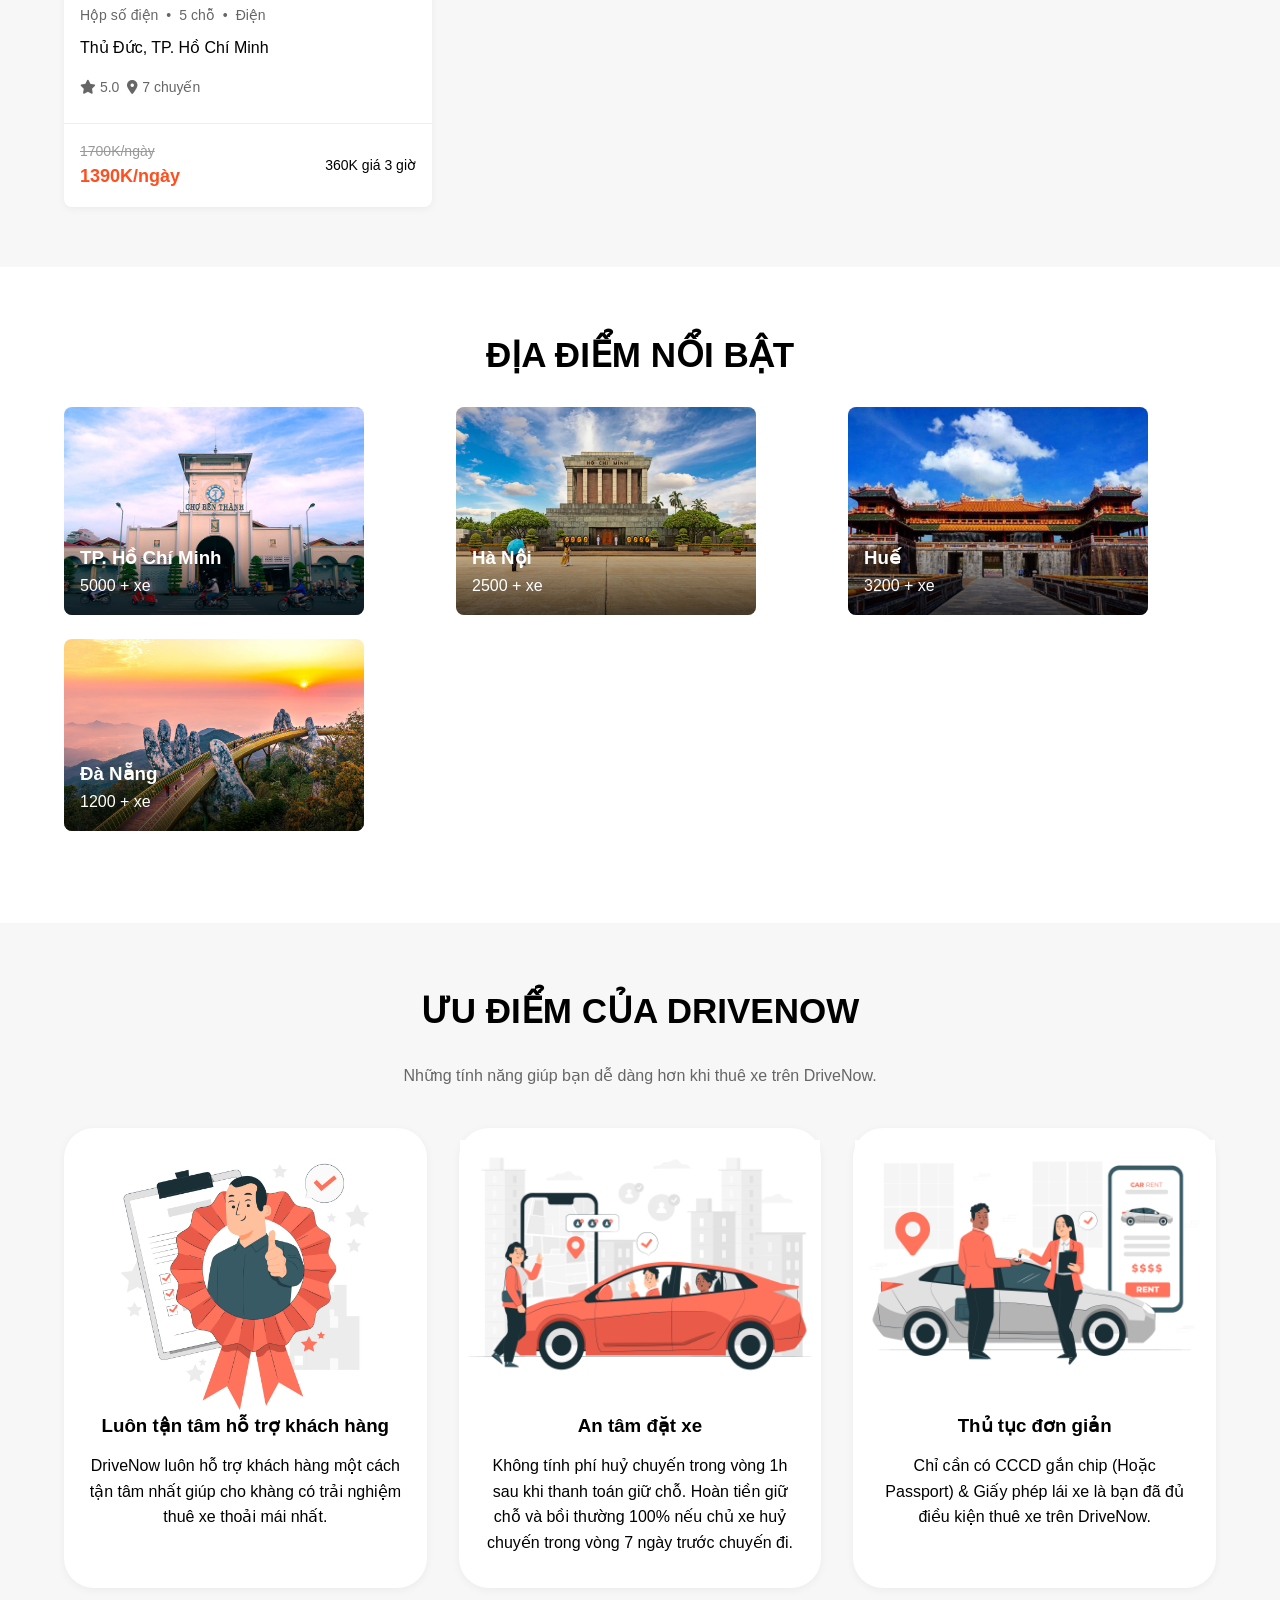
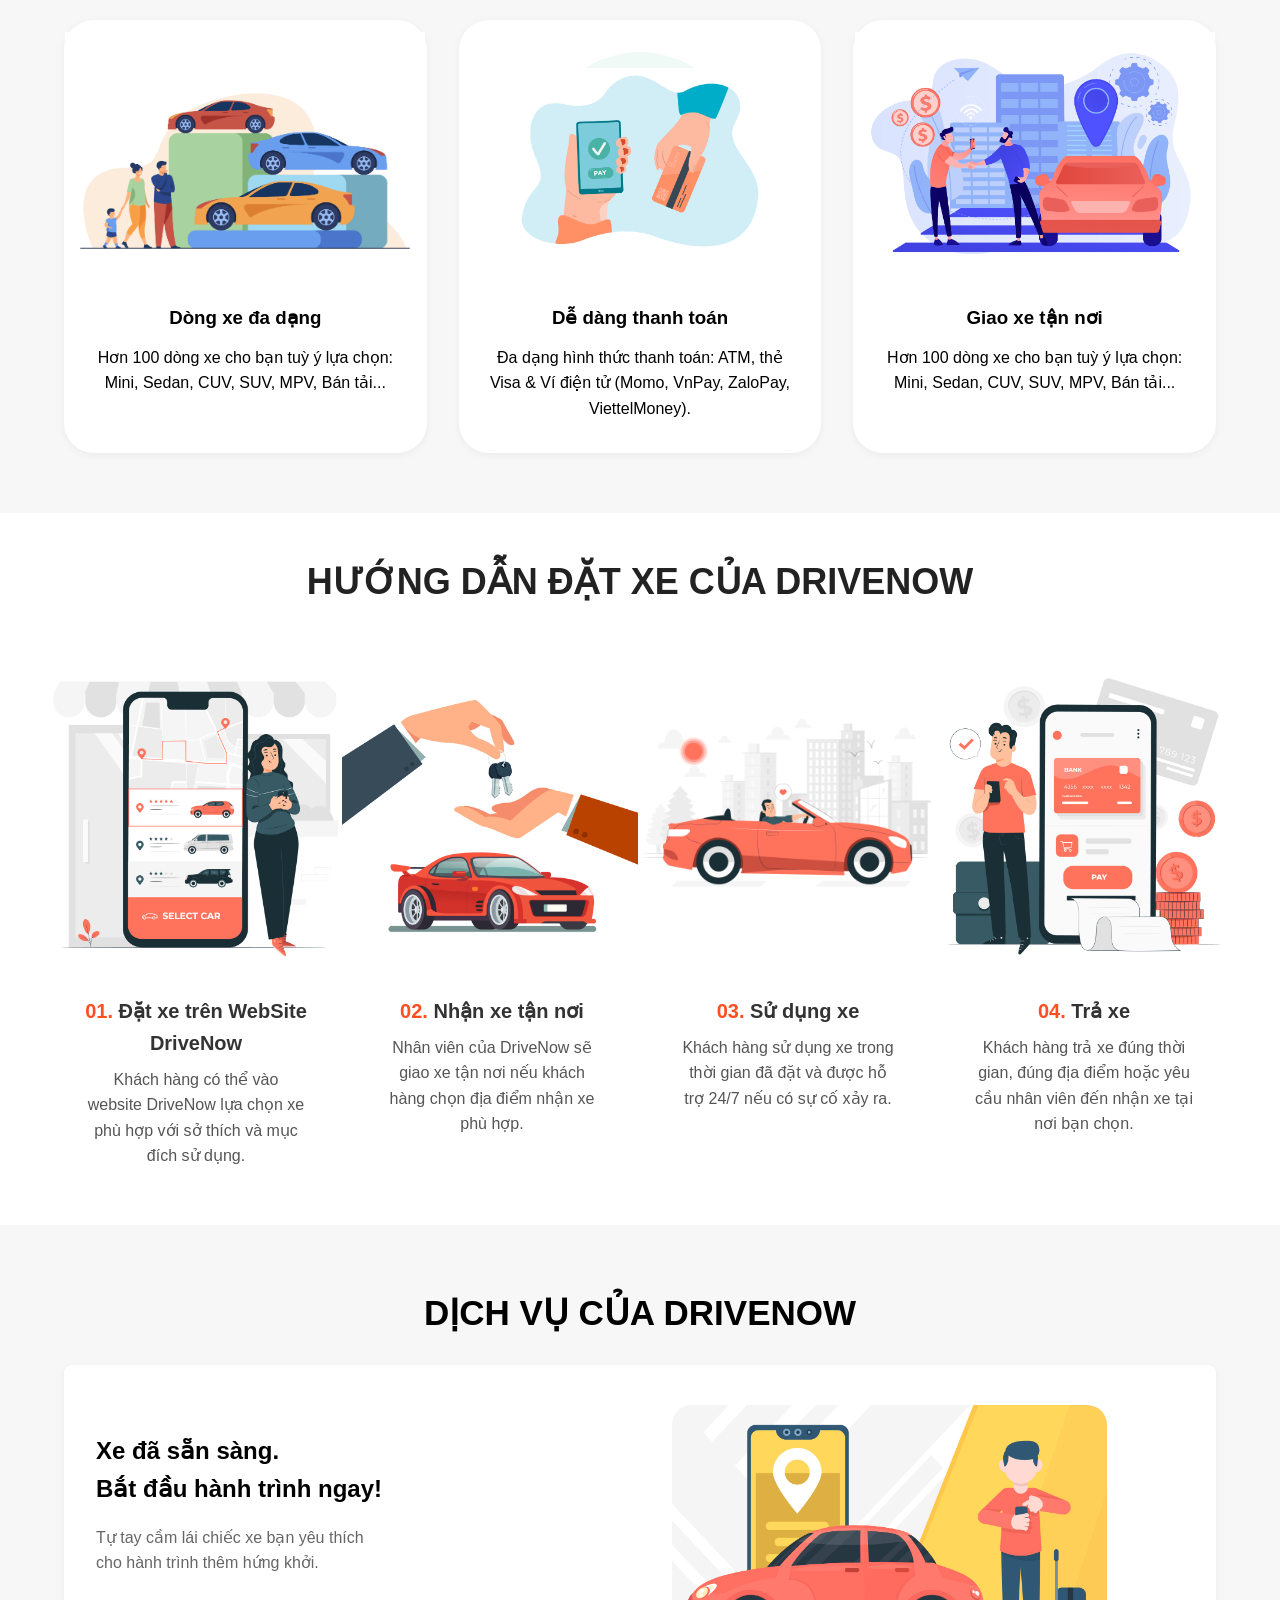
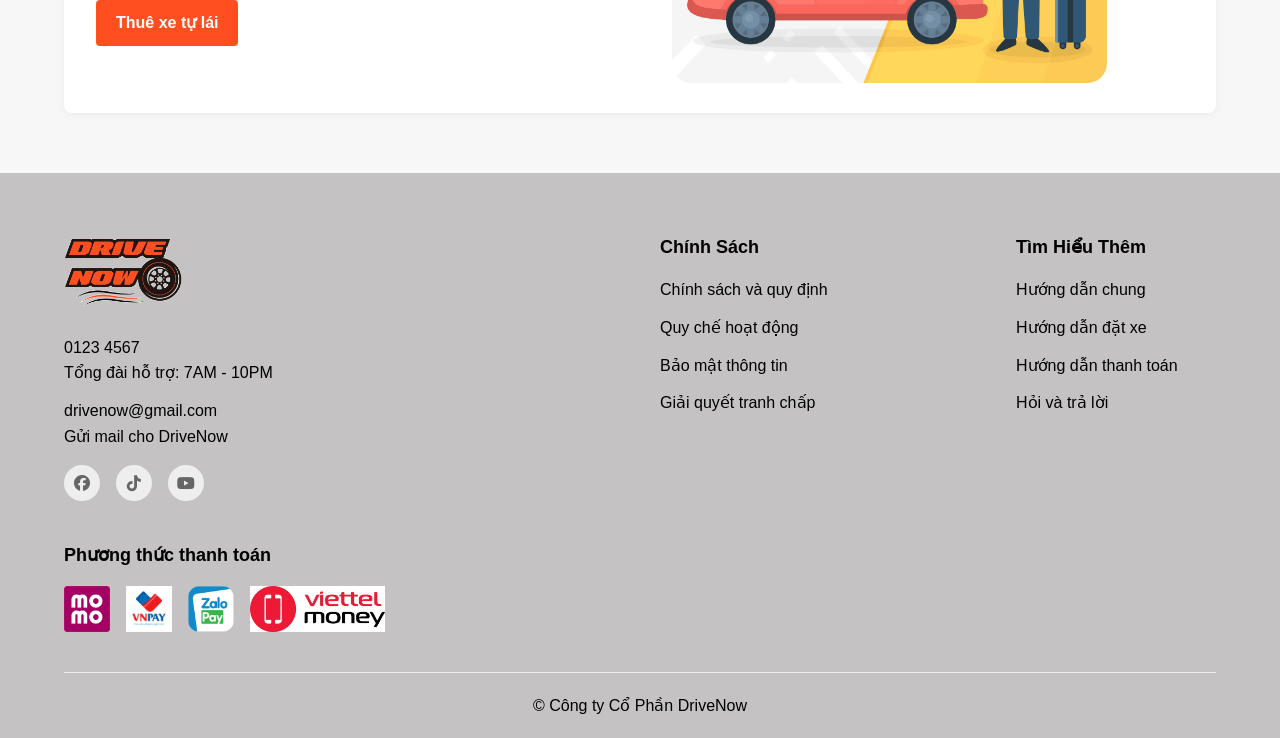
<file: FrontEnd/User/Trangchu.html>
<!DOCTYPE html>
<html lang="vi">
  <head>
    <meta charset="UTF-8" />
    <meta name="viewport" content="width=device-width, initial-scale=1.0" />
    <title>DriveNow - Nền tảng cho thuê xe trực tuyến</title>
    <link rel="stylesheet" href="/FrontEnd/css/styles.css" />
    <!-- Kiểu cho các icon -->
    <link
      rel="icon"
      type="image/png"
      href="/FrontEnd/img/DriveNow-XoaPhong.png"
    />

    <link
      rel="stylesheet"
      href="https://cdnjs.cloudflare.com/ajax/libs/font-awesome/6.5.0/css/all.min.css"
    />


  </head>
  <body>
    <!-- Phần đầu -->
    <header class="header">
      <div class="container">
        <div class="header-content">
          <div class="logo">
            <a href="/FrontEnd/User/Trangchu.html">
              <img src="/FrontEnd/img/DriveNow-XoaPhong.png" alt="DriveNow" loading="lazy"/>
            </a>
          </div>
          <nav class="nav-menu">
            <ul>
              <li><a href="/FrontEnd/User/Trangchu.html">Trang chủ</a></li>
              <li><a href="/FrontEnd/User/Gioithieu.html">Giới thiệu</a></li>
              <li><a href="#">Trở thành chủ xe</a></li>
            </ul>
          </nav>
          <div class="auth-buttons">
            <button class="btn-login"><a href="/FrontEnd/User/Dangnhap.html">Đăng nhập</a></button>
            <button class="btn-register"><a href="/FrontEnd/User/Dangki.html">Đăng ký</a></button>
          </div>
          <div class="mobile-menu-toggle">
            <i class="fas fa-bars"></i>
          </div>
        </div>
      </div>
    </header>

    <!-- Khung giới thiệu  -->
    <section class="banner">
      <div class="overlay"></div>
      <div class="container">
        <div class="banner-content">
          <h1>
            <span>DriveNow </span>Luôn Đồng Hành Cùng Bạn<br/>Trên Mọi Hành Trình
          </h1>
          <p>
            Trải nghiệm sự khác biệt từ hơn 10.000 xe giao ngay mọi miền Việt
            Nam
          </p>

          <div class="search-box">
            <div class="tabs">
              <button class="tab active">Xe tự lái</button>
              <button class="tab">Xe có tài xế</button>
              <button class="tab">Thuê xe dài hạn</button>
            </div>
            <div class="search-form">
              <div class="form-group">
                <label>Địa điểm</label>
                <input type="text" placeholder="TP. Hồ Chí Minh" />
              </div>
              <div class="form-group">
                <label>Thời gian thuê</label>
                <input
                  type="text"
                  placeholder="21:00, 21/03/2025 - 20:00, 22/03/2025"
                />
              </div>
              <button class="btn-search">Tìm xe</button>
            </div>
          </div>
        </div>
      </div>
    </section>

    <!-- Trưng bày xe -->
    <section class="featured-cars">
      <div class="container">
        <h2 class="section-title">Xe Dành Cho Bạn</h2>
        <div class="car-grid">
          <!-- Xe 1 -->
          <div class="car-card">
            <div class="car-image">
              <img src="/FrontEnd/img/bmw-i8.png" alt="BMW i8 2016" loading="lazy"/>
              <div class="car-badges">
                <span class="badge no-deposit">Miễn thế chấp</span>
              </div>
            </div>
            <div class="car-details">
              <h3>BMW i8 2016</h3>
              <div class="car-specs">
                <span>Hộp số 6AT</span>
                <span>•</span>
                <span>2 chỗ</span>
                <span>•</span>
                <span>Xăng</span>
              </div>
              <div class="car-location">Quận Bình Thạnh, TP. Hồ Chí Minh</div>
              <div class="car-rating">
                <div class="rating">
                  <i class="fas fa-star"></i>
                  <span>5.0</span>
                </div>
                <div class="trips">
                  <i class="fas fa-map-marker-alt"></i>
                  <span>11 chuyến</span>
                </div>
              </div>
            </div>
            <div class="car-footer">
              <div class="price">
                <div class="original-price">2900K/ngày</div>
                <div class="discount-price">2250K/ngày</div>
              </div>
              <div class="hourly-price">562K giá 3 giờ</div>
            </div>
          </div>

            <!-- Xe 2 -->
          <div class="car-card">
            <div class="car-image">
              <img src="/FrontEnd/img/Mercedes C200 2021.jpg" alt="Mercedes C200 2021" loading="lazy"/>
              <div class="car-badges">
                <span class="badge no-deposit">Miễn thế chấp</span>
              </div>
            </div>
            <div class="car-details">
              <h3>Mercedes C200 2021</h3>
              <div class="car-specs">
                <span>Hộp số 9AT</span>
                <span>•</span>
                <span>5 chỗ</span>
                <span>•</span>
                <span>Xăng</span>
              </div>
              <div class="car-location">Quận 1, TP. Hồ Chí Minh</div>
              <div class="car-rating">
                <div class="rating">
                  <i class="fas fa-star"></i>
                  <span>4.9</span>
                </div>
                <div class="trips">
                  <i class="fas fa-map-marker-alt"></i>
                  <span>18 chuyến</span>
                </div>
              </div>
            </div>
            <div class="car-footer">
              <div class="price">
                <div class="original-price">2500K/ngày</div>
                <div class="discount-price">1990K/ngày</div>
              </div>
              <div class="hourly-price">490K giá 3 giờ</div>
            </div>
          </div>
          
          <!-- Xe 3 -->
          <div class="car-card">
            <div class="car-image">
              <img src="/FrontEnd/img/Toyota-Vios-2020.jpg" alt="Toyota Vios 2020" loading="lazy"/>
              <div class="car-badges">
                <span class="badge no-deposit">Miễn thế chấp</span>
              </div>
            </div>
            <div class="car-details">
              <h3>Toyota Vios 2020</h3>
              <div class="car-specs">
                <span>Hộp số CVT</span>
                <span>•</span>
                <span>5 chỗ</span>
                <span>•</span>
                <span>Xăng</span>
              </div>
              <div class="car-location">Quận Tân Bình, TP. Hồ Chí Minh</div>
              <div class="car-rating">
                <div class="rating">
                  <i class="fas fa-star"></i>
                  <span>4.7</span>
                </div>
                <div class="trips">
                  <i class="fas fa-map-marker-alt"></i>
                  <span>35 chuyến</span>
                </div>
              </div>
            </div>
            <div class="car-footer">
              <div class="price">
                <div class="original-price">950K/ngày</div>
                <div class="discount-price">790K/ngày</div>
              </div>
              <div class="hourly-price">210K giá 3 giờ</div>
            </div>
          </div>
          
          <!-- Xe 4 -->
          <div class="car-card">
            <div class="car-image">
              <img src="/FrontEnd/img/VinFast VF8 2023.jpg" alt="VinFast VF8 2023" loading="lazy"/>
              <div class="car-badges">
                <span class="badge no-deposit">Miễn thế chấp</span>
              </div>
            </div>
            <div class="car-details">
              <h3>VinFast VF8 2023</h3>
              <div class="car-specs">
                <span>Hộp số điện</span>
                <span>•</span>
                <span>5 chỗ</span>
                <span>•</span>
                <span>Điện</span>
              </div>
              <div class="car-location">Thủ Đức, TP. Hồ Chí Minh</div>
              <div class="car-rating">
                <div class="rating">
                  <i class="fas fa-star"></i>
                  <span>5.0</span>
                </div>
                <div class="trips">
                  <i class="fas fa-map-marker-alt"></i>
                  <span>7 chuyến</span>
                </div>
              </div>
            </div>
            <div class="car-footer">
              <div class="price">
                <div class="original-price">1700K/ngày</div>
                <div class="discount-price">1390K/ngày</div>
              </div>
              <div class="hourly-price">360K giá 3 giờ</div>
            </div>
          </div>
          

          
        </div>
      </div>
    </section>

    <!-- Địa điểm nổi bật -->
    <section class="popular-destinations">
      <div class="container">
        <h2 class="section-title">Địa Điểm Nổi Bật</h2>
        <div class="destinations-grid">
          <!-- Địa điểm 1 -->
          <div class="destination-card">
            <img src="/FrontEnd/img/cho-ben-thanh.jpg" alt="TP. Hồ Chí Minh" loading="lazy" />
            <div class="destination-overlay">
              <h3>TP. Hồ Chí Minh</h3>
              <p>5000 + xe</p>
            </div>
          </div>
          
          <!-- Địa điểm 2 -->
          <div class="destination-card">
            <img src="/FrontEnd/img/lang-chu-tich-ho-chi-minh.png" alt="Hà Nội" loading="lazy" />
            <div class="destination-overlay">
              <h3>Hà Nội</h3>
              <p>2500 + xe</p>
            </div>
          </div>

          <!-- Địa điểm 3 -->
          <div class="destination-card">
            <img src="/FrontEnd/img/hue.jpg" alt="TP. Huế" loading="lazy"/>
            <div class="destination-overlay">
              <h3>Huế</h3>
              <p>3200 + xe</p>
            </div>
          </div>

          <!-- Địa điểm 4 -->
          <div class="destination-card">
            <img src="/FrontEnd/img/da-nang.jpg" alt="TP. Đà Nẵng" loading="lazy"/>
            <div id="info" class="destination-overlay">
              <h3>Đà Nẵng</h3>
              <p>1200 + xe</p>
            </div>
          </div>

          </div>
        </div>
      </div>
    </section>

    <!-- Ưu điểm -->
    <section class="features">
      <div class="container">
        <h2 class="section-title">Ưu Điểm Của DriveNow</h2>
        <p class="section-subtitle">
          Những tính năng giúp bạn dễ dàng hơn khi thuê xe trên DriveNow.
        </p>

        <div class="features-grid">
          <!-- Ưu điểm 1 -->
          <div class="feature-card">
            <div class="feature-icon">
              <div class="img-icon">
              <img src="/FrontEnd/img/tận tâm.jpg" alt="Tận tâm với khách hàng" loading="lazy">
            </div></div>
            <h3>Luôn tận tâm hỗ trợ khách hàng</h3>
            <p>
              DriveNow luôn hỗ trợ khách hàng một cách tận tâm nhất giúp cho khàng có trải nghiệm thuê xe thoải mái nhất.
           </p>
          </div>
          
          <!-- Ưu điểm 2 -->
          <div class="feature-card">
            <div class="feature-icon">
              <img src="/FrontEnd/img/dat-xe-an-toan.jpg" alt="An tâm đặt xe"loading="lazy">
            </div>
            <h3>An tâm đặt xe</h3>
            <p>
              Không tính phí huỷ chuyến trong vòng 1h sau khi thanh toán giữ chỗ. Hoàn tiền giữ chỗ và bồi thường 100% nếu chủ xe huỷ chuyến trong vòng 7 ngày trước chuyến đi.
            </p>
          </div>
          
          <!-- Ưu điểm 3 -->
          <div class="feature-card">
            <div class="feature-icon">
              <img src="/FrontEnd/img/thu-tuc-don-gian.jpg" alt="Thủ tục đơn giản" loading="lazy">
            </div>
            <h3>Thủ tục đơn giản</h3>
            <p>
              Chỉ cần có CCCD gắn chip (Hoặc Passport) & Giấy phép lái xe là bạn đã đủ điều kiện thuê xe trên DriveNow.
           </p>
          </div>

          <!-- Ưu điểm 4 -->
          <div class="feature-card">
            <div class="feature-icon">
              <img src="/FrontEnd/img/da-dang-xe.jpg" alt="Dòng xe đa dạng" loading="lazy">
            </div>
            <h3>Dòng xe đa dạng</h3>
            <p>
              Hơn 100 dòng xe cho bạn tuỳ ý lựa chọn: Mini, Sedan, CUV, SUV, MPV, Bán tải...
           </p>
          </div>

          <!-- Ưu điểm 5 -->
          <div class="feature-card">
            <div class="feature-icon">
              <div class="imggggg">
              <img src="/FrontEnd/img/dedangthanhtoan.jpg" alt="Dễ dàng thanh toán" loading="lazy">
            </div></div>
            <h3>Dễ dàng thanh toán</h3>
            <p>
              Đa dạng hình thức thanh toán: ATM, thẻ Visa & Ví điện tử (Momo, VnPay, ZaloPay, ViettelMoney).
           </p>
          </div>

          <!-- Ưu điểm 6 -->
          <div class="feature-card">
            <div class="feature-icon">
              <img src="/FrontEnd/img/Giao xe tận nơi.jpg" alt="Giao xe tận nơi"loading="lazy">
            </div>
            <h3>Giao xe tận nơi</h3>
            <p>
              Hơn 100 dòng xe cho bạn tuỳ ý lựa chọn: Mini, Sedan, CUV, SUV, MPV, Bán tải...
           </p>
          </div>

        </div>
      </div>
    </section>

    <!-- Hướng dẫn đặt xe -->
    <section class="carbookingguide">
      <div class="container">
        <h2 class="section-title">Hướng dẫn đặt xe của DriveNow</h2>
    
        <div class="carbookingguide-grid">
    
          <!-- Hướng dẫn 1 -->
          <div class="carbookingguide-icon">
            <img src="/FrontEnd/img/chọn xe.jpg" alt="Chọn xe" loading="lazy">
            <h3><span>01. </span>Đặt xe trên WebSite DriveNow</h3>
            <p>
              Khách hàng có thể vào website DriveNow lựa chọn xe phù hợp với sở thích và mục đích sử dụng.
            </p>
          </div>
    
          <!-- Hướng dẫn 2 -->
          <div class="carbookingguide-icon">
            <img src="/FrontEnd/img/nhận xe.jpg" alt="Nhận xe"loading="lazy">
            <h3><span>02. </span>Nhận xe tận nơi</h3>
            <p>
              Nhân viên của DriveNow sẽ giao xe tận nơi nếu khách hàng chọn địa điểm nhận xe phù hợp.
            </p>
          </div>
    
          <!-- Hướng dẫn 3 -->
          <div class="carbookingguide-icon">
            <div class="imggg">
            <img src="/FrontEnd/img/Lái xe.jpg" alt="Sử dụng xe" loading="lazy"></div>
            <div class="sizeh3">
            <h3><span>03. </span>Sử dụng xe</h3></div>
            <p>
              Khách hàng sử dụng xe trong thời gian đã đặt và được hỗ trợ 24/7 nếu có sự cố xảy ra.
            </p>
          </div>
    
          <!-- Hướng dẫn 4 -->
          <div class="carbookingguide-icon">
            <img src="/FrontEnd/img/thanh toán trả xe.jpg" alt="Trả xe" loading="lazy">
            <h3><span>04. </span>Trả xe</h3>
            <p>
              Khách hàng trả xe đúng thời gian, đúng địa điểm hoặc yêu cầu nhân viên đến nhận xe tại nơi bạn chọn.
            </p>
          </div>
    
        </div>
      </div>
    </section>
    

    <!-- Dịch vụ -->
    <section class="services">
      <div class="container">
        <h2 class="section-title">Dịch Vụ Của DriveNow</h2>

        <div class="services-grid">
          <!-- Dịch vụ 1 -->
          <div class="service-card">
            <div class="service-content">
              <h3>Xe đã sẵn sàng.<br />Bắt đầu hành trình ngay!</h3>
              <p>
                Tự tay cầm lái chiếc xe bạn yêu thích<br />cho hành trình thêm
                hứng khởi.
              </p>
              <a href="#" class="btn">Thuê xe tự lái</a>
            </div>
            <div class="service-image">
              <img
                src="/FrontEnd/img/bat-dau-hanh-trinh-1.jpg"
                alt="Bắt đầu thuê xe"
              />
            </div>
          </div>
          
        </div>
      </div>
    </section>

    <!-- Phần chân -->
    <footer class="footer">
      <div class="container">
        <div class="footer-content">
          <div class="footer-info">
            <img
              src="/FrontEnd/img/DriveNow-XoaPhong.png"
              alt="DriveNow"
              class="footer-logo"
            />
            <div class="contact-info">
              <div class="phone">
                <span class="label">0123 4567</span>
                <p>Tổng đài hỗ trợ: 7AM - 10PM</p>
              </div>
              <div class="email">
                <a href="mailto:drivenow@gmail.com">drivenow@gmail.com</a>
                <a href="mailto:drivenow@gmail.com"><p>Gửi mail cho DriveNow</p></a>
              </div>
            </div>
            <div class="social-icons">
              <a href="#"><i class="fa-brands fa-facebook"></i></a>
              <a href="#"><i class="fa-brands fa-tiktok"></i></a>
              <a href="#"><i class="fa-brands fa-youtube"></i></a>
            </div>
          </div>

          <div class="footer-links">
            <div class="link-group">
              <h3>Chính Sách</h3>
              <ul>
                <li><a href="/FrontEnd/User/Chinhsachvaquydinh.html">Chính sách và quy định</a></li>
                <li><a href="/FrontEnd/User/Chinhsachvaquydinh.html">Quy chế hoạt động</a></li>
                <li><a href="#">Bảo mật thông tin</a></li>
                <li><a href="#">Giải quyết tranh chấp</a></li>
              </ul>
            </div>
            <div class="link-group">
              <h3>Tìm Hiểu Thêm</h3>
              <ul>
                <li><a href="#">Hướng dẫn chung</a></li>
                <li><a href="#">Hướng dẫn đặt xe</a></li>
                <li><a href="#">Hướng dẫn thanh toán</a></li>
                <li><a href="#">Hỏi và trả lời</a></li>
              </ul>
            </div>

          </div>
        </div>

        <div class="payment-methods">
          <h3>Phương thức thanh toán</h3>
          <div class="payment-icons">
            <img
              src="/FrontEnd/img/momo.png"
              alt="MoMo"
            />
            <img
              src="/FrontEnd/img/vnpay.jpg"
              alt="VNPay"
            />
            <img
              src="/FrontEnd/img/zalopay.png"
              alt="ZaloPay"
            />
            <img
              src="/FrontEnd/img/logo-viettel-money.jpg"
              alt="VTMoney"
            />
          </div>
        </div>

        <div class="copyright">
          <p>&copy; Công ty Cổ Phần DriveNow</p>
        </div>
      </div>
    </footer>

    <script src="/FrontEnd/js/user.js"></script>
  </body>
</html>
</file>
<file: FrontEnd/css/styles.css>
/* Reset CSS */
* {
  margin: 0;
  padding: 0;
  box-sizing: border-box;
}
h1 {
  font-size: 50px;
}
h2 {
  font-size: 40px;
  text-transform: uppercase;
  text-align: center;
}
body {
  font-family: Arial, Helvetica, sans-serif;
  line-height: 1.6;
  color: #000000;
  background-color: #ffffff;
}

a {
  text-decoration: none;
  color: inherit;
}

ul {
  list-style: none;
}

/* ----------------------------------Bố cục trang------------------------------- */
.container {
  width: 90%;
  max-width: 1200px;
  margin: 0 auto;
}

/* ---------------------------------Nút----------------------------- */
.btn,
button {
  display: inline-block;
  padding: 10px 20px;
  border-radius: 4px;
  cursor: pointer;
  font-weight: 600;
  transition: all 0.3s ease;
}

.btn-login {
  background: transparent;
  border: none;
  background-color: #ff4e1f;
  color: white;
}

.btn-register {
  border: 2px solid #000000;
  background: transparent;
}
.btn-register:hover {
  border-radius: 20px;
}

.btn-search {
  background-color: #ff4e1f;
  color: white;
  border: none;
  padding: 12px 24px;
}

/* --------------------------------------Phần đầu------------------------------- */
.header {
  background-color: rgb(196, 194, 194);
  box-shadow: 0 2px 4px rgba(0, 0, 0, 0.05);
  position: sticky;
  top: 0;
  z-index: 100;
  padding: 15px 0;
}
.header-content {
  display: flex;
  align-items: center;
  justify-content: space-between;
}

.logo img {
  width: 100px;
  align-items: center;
}

.nav-menu ul {
  display: flex;
  gap: 24px;
  text-transform: uppercase;
}
.nav-menu li :hover,
.btn-login:hover {
  color: white;
  border: 8px solid #ff4e1f;
  border-radius: 100px;
  background-color: #ff4e1f;
  transition: 0.3s;
  align-items: center;
}

.auth-buttons {
  display: flex;
  gap: 16px;
}

.mobile-menu-toggle {
  display: none;
}

/* ------------------------------Phần thân đầu ở trang chủ--------------------------------- */
.banner {
  position: relative;
  min-height: 500px;
  background-image: url("/FrontEnd/img/vinhalong.jpg");
  background-size: cover;
  background-position: bottom;
  display: flex;
  align-items: center;
}

.overlay {
  position: absolute;
  top: 0;
  left: 0;
  right: 0;
  bottom: 0;
  background-color: rgba(0, 0, 0, 0.3);
}

.banner-content {
  position: relative;
  z-index: 1;
  text-align: center;
  color: white;
}

.banner-content h1 {
  font-size: 48px;
  font-weight: 700;
  margin-bottom: 16px;
  text-shadow: 0 4px 8px rgba(0, 0, 0, 0.2);
}

.banner-content p {
  font-size: 20px;
  margin-bottom: 32px;
  text-shadow: 0 2px 4px rgba(0, 0, 0, 0.1);
}
.banner-content span {
  color: #ff4e1f;
  font-family: mv boli;
  line-height: 220px;
  font-size: 70px;
  font-weight: 100px;
}

.search-box {
  background-color: white;
  border-radius: 8px;
  padding: 20px;
  box-shadow: 0 4px 12px rgba(0, 0, 0, 0.1);
  color: #323534;
}

.tabs {
  display: flex;
  margin-bottom: 20px;
  gap: 8px;
}

.tab {
  flex: 1;
  padding: 12px;
  background: transparent;
  border: 1px solid #ddd;
  border-radius: 4px;
}

.tab.active {
  background-color: #ff4e1f;
  color: white;
  border-color: #ff4e1f;
}

.search-form {
  display: grid;
  grid-template-columns: 1fr 1fr auto;
  gap: 16px;
}

.form-group {
  display: flex;
  flex-direction: column;
}

.form-group label {
  font-size: 14px;
  margin-bottom: 8px;
  color: #666;
}

.form-group input {
  padding: 12px;
  border: 1px solid #ddd;
  border-radius: 4px;
}

/* Section Styles */
section {
  padding: 60px 0;
}

.section-title {
  font-size: 35px;
  font-weight: 700;
  margin-bottom: 24px;
  text-align: center;
}

.section-subtitle {
  text-align: center;
  color: #666;
  margin-bottom: 40px;
  max-width: 700px;
  margin-left: auto;
  margin-right: auto;
}

/* -------------------------------Phần thẻ xe----------------------------------- */
.featured-cars {
  background-color: #f7f7f7;
}

.car-grid {
  display: grid;
  grid-template-columns: repeat(auto-fill, minmax(280px, 1fr));
  gap: 24px;
}

.car-card {
  background-color: white;
  border-radius: 8px;
  overflow: hidden;
  box-shadow: 0 2px 8px rgba(0, 0, 0, 0.05);
  transition: transform 0.3s ease, box-shadow 0.3s ease;
}

.car-card:hover {
  transform: translateY(-20px);
  box-shadow: 0 6px 12px rgba(0, 0, 0, 0.1);
}

.car-image {
  position: relative;
  height: 180px;
}

.car-image img {
  width: 100%;
  height: 100%;
  object-fit: cover;
}

.car-badges {
  position: absolute;
  top: 8px;
  left: 8px;
  display: flex;
  flex-wrap: wrap;
  gap: 4px;
}

.badge {
  padding: 4px 8px;
  font-size: 12px;
  border-radius: 4px;
  color: white;
}

.no-deposit {
  background-color: #ff4e1f;
}

.car-details {
  padding: 16px;
}

.car-details h3 {
  font-size: 18px;
  margin-bottom: 8px;
}

.car-specs,
.car-rating {
  display: flex;
  gap: 8px;
  font-size: 14px;
  color: #666;
  margin-bottom: 8px;
}

.car-rating {
  margin-top: 16px;
}

.car-footer {
  display: flex;
  justify-content: space-between;
  align-items: center;
  padding: 16px;
  border-top: 1px solid #eee;
}

.original-price {
  text-decoration: line-through;
  color: #999;
  font-size: 14px;
}

.discount-price {
  color: #ff4e1f;
  font-weight: 700;
  font-size: 18px;
}

.hourly-price {
  font-size: 14px;
  color: black;
}

/* ------------------------------------Địa điểm nổi bật----------------------------------- */
.destinations-grid {
  display: grid;
  grid-template-columns: repeat(auto-fill, minmax(280px, 1fr));
  gap: 24px;
  margin-bottom: 32px;
}

.destination-card {
  position: relative;
  width: 300px;
  border-radius: 8px;
  overflow: hidden;
}

.destination-card img {
  width: 100%;
  height: 100%;
  object-fit: cover;
}

.destination-overlay {
  position: absolute;
  bottom: 0;
  left: 0;
  right: 0;
  padding: 16px;
  background: linear-gradient(to top, rgba(0, 0, 0, 0.7), transparent);
  color: white;
}

.airport-grid {
  display: grid;
  grid-template-columns: repeat(auto-fill, minmax(160px, 1fr));
  gap: 16px;
}

.airport-item {
  background-color: #f7f7f7;
  padding: 12px;
  border-radius: 8px;
  text-align: center;
}

/* -------------------------------Ưu điểm----------------------------------- */
.features {
  background-color: #f7f7f7;
}
.img-icon img {
  margin-top: 50px;
  max-width: 300px;
}
.imggggg img {
  margin-top: 30px;
  max-width: 300px;
}
.features-grid {
  display: grid;
  grid-template-columns: repeat(auto-fill, minmax(320px, 1fr));
  gap: 32px;
}

.feature-card {
  background-color: white;
  padding: 32px 24px;
  border-radius: 30px;
  text-align: center;
  box-shadow: 0 2px 8px rgba(0, 0, 0, 0.05);
}

.feature-icon {
  width: 200px;
  height: 200px;
  background-color: rgba(98, 199, 153, 0.1);
  color: #ff4e1f;
  border-radius: 50%;
  display: flex;
  align-items: center;
  justify-content: center;
  margin: 0 auto 16px;
  font-size: 24px;
}
.feature-icon img {
  width: 380px;
  padding: 10px;
}

.feature-card h3 {
  padding-top: 35px;
  margin-bottom: 12px;
}
/* -----------------------------------Hướng dẫn đặt xe------------------------------------ */
.carbookingguide {
  padding: 40px 0;
  background-color: white;
}

.carbookingguide .section-title {
  text-align: center;
  font-size: 36px;
  margin-bottom: 40px;
  color: #222;
}

.sizeh3 {
  padding-top: 65px;
}

.imggg img {
  padding-top: 35px;
}
.carbookingguide-grid {
  display: grid;
  grid-template-columns: repeat(auto-fill, minmax(250px, 1fr));
  gap: 32px;
  justify-items: center;
}

.carbookingguide-icon {
  text-align: center;
  padding: 16px;
  border-radius: 12px;
}

.carbookingguide img {
  width: 300px;
  border-radius: 10px;
  margin-bottom: 12px;
}

.carbookingguide-icon h3 {
  font-size: 20px;
  margin: 8px 0;
  color: #333;
}

.carbookingguide-icon span {
  color: #ff4e1f;
  font-weight: bold;
}

.carbookingguide-icon p {
  font-size: 16px;
  color: #555;
  max-width: 220px;
  margin: 0 auto;
}

/* ---------------------------------Dịch vụ------------------------------------- */
.services {
  background-color: #f7f7f7;
}
.services-grid {
  display: grid;
  grid-template-columns: 1fr;
  gap: 32px;
}

.service-card {
  display: flex;
  background-color: white;
  border-radius: 8px;
  overflow: hidden;
  box-shadow: 0 2px 8px rgba(0, 0, 0, 0.05);
}
.service-card img {
  align-items: center;
  margin: 40px 0 10px;
}

.service-content {
  flex: 1;
  padding: 32px;
  display: flex;
  flex-direction: column;
  justify-content: center;
}

.service-content h3 {
  font-size: 24px;
  margin-bottom: 16px;
}

.service-content p {
  margin-bottom: 24px;
  color: #666;
}

.service-content .btn {
  background-color: #ff4e1f;
  color: white;
  width: fit-content;
}

.service-image {
  flex: 1;
  min-height: 250px;
}

.service-image img {
  width: 80%;
  height: 80%;
  object-fit: cover;
  border-radius: 20px;
}

/* ----------------------------------Phần chân------------------------------- */
.footer {
  background-color: rgb(196, 194, 194);
  padding: 60px 0 20px;
}

.footer-content {
  display: grid;
  grid-template-columns: repeat(auto-fit, minmax(200px, 1fr));
  gap: 40px;
  margin-bottom: 40px;
}

.footer-logo {
  width: 120px;
  margin-bottom: 16px;
}
.footer-links {
  display: flex;
  justify-content: space-between;
  flex-wrap: wrap;
  gap: 40px;
}
.link-group {
  min-width: 200px;
}

.contact-info {
  margin-bottom: 16px;
}

.contact-info div {
  margin-bottom: 12px;
}

.social-icons {
  display: flex;
  gap: 16px;
}

.social-icons a {
  display: flex;
  align-items: center;
  justify-content: center;
  width: 36px;
  height: 36px;
  background-color: #eee;
  border-radius: 50%;
  color: #666;
  transition: all 0.3s ease;
}

.social-icons a:hover {
  background-color: #ff4e1f;
  color: white;
}

.link-group h3 {
  font-size: 18px;
  margin-bottom: 16px;
}

.link-group ul li {
  margin-bottom: 12px;
}

.link-group a:hover {
  color: #ff4e1f;
}

.payment-methods {
  margin-bottom: 40px;
}

.payment-methods h3 {
  font-size: 18px;
  margin-bottom: 16px;
}

.payment-icons {
  display: flex;
  gap: 16px;
}

.payment-icons img {
  height: 46px;
}

.copyright {
  text-align: center;
  color: black;
  padding-top: 20px;
  border-top: 1px solid #eee;
}
.email a:hover {
  color: #ff4e1f;
}

.intro-section {
  padding: 60px 20px;
  background-color: #fff;
}

/* --------------------------Giới thiệu--------------------------- */
.intro-container {
  display: flex;
  justify-content: space-between;
  align-items: flex-start;
  max-width: 1200px;
  margin: 0 auto;
  flex-wrap: wrap;
}
.intro-left {
  flex: 1;
  min-width: 300px;
  margin-right: 40px;
  margin-top: 50px;
}

.intro-left span {
  font-size: 55px;
  color: #ff4e1f;
  font-family: "MV Boli", cursive;
}

.intro-left h1 {
  font-size: 48px;
  font-weight: bold;
  line-height: 1.3;
  color: #000;
}

.intro-right {
  flex: 1;
  min-width: 300px;
  position: relative;
}

.intro-img {
  position: relative;
  border-radius: 20px;
  overflow: hidden;
}

.intro-img img {
  width: 100%;
  height: auto;
  display: block;
  border-radius: 20px;
  filter: brightness(60%);
}

.intro-text {
  position: absolute;
  top: 20px;
  left: 20px;
  right: 20px;
  bottom: 20px;
  color: white;
  font-size: 25px;
  line-height: 1.6;
  z-index: 2;
  background: rgba(0, 0, 0, 0.6);
  padding: 0;
  border-radius: 10px;
}

.intro-text p {
  margin: 5px;
}

/* Lịch sử ra đời */
.history-grid {
  display: flex;
  gap: 20px;
  padding: 40px 20px;
  justify-content: center;
  flex-wrap: wrap;
  background-color: #f7f7f7;
}

.history-box {
  width: 320px;
  height: 450px;
  background-size: 300% 100%;
  background-position: left center;
  border-radius: 16px;
  overflow: hidden;
  position: relative;
  box-shadow: 0 4px 20px rgba(0, 0, 0, 0.15);
  clip-path: polygon(0 5%, 100% 0, 100% 100%, 0 100%);
}

.history-box:nth-child(1) {
  background-position: left center;
}

.history-box:nth-child(4) {
  background-position: right center;
}

.history-box:nth-child(3) {
  background-position: center center;
}

.history-overlay {
  background-color: rgba(0, 0, 0, 0.6);
  color: white;
  padding: 24px;
  height: 100%;
  display: flex;
  flex-direction: column left;
  justify-content: flex-start;
  text-align: left;
  backdrop-filter: blur(2px);
  border: 1px solid rgba(255, 255, 255, 0.2);
}

.history-overlay h3 {
  font-size: 30px;
  font-weight: 700;
  color: #ff4e1f;
  writing-mode: vertical-rl;
  transform: rotate(180deg);
  margin-bottom: 120px;
}

.history-overlay p {
  font-size: 20px;
  line-height: 1.6;
  color: #f0f0f0;
  margin: 10px;
}

.history-title {
  font-size: 35px;
  font-weight: 700;
  margin-bottom: 24px;
  text-align: center;
  width: 100%;
}

/* Thue6 xe cùng DriveNow */
.rentalcar {
  background-color: #f7f7f7;
}
.rentalcar-grid {
  display: grid;
  grid-template-columns: 1fr;
  gap: 32px;
}

.rentalcar-card {
  position: relative;
  display: flex;
  background-color: white;
  border-radius: 8px;
  overflow: hidden;
  box-shadow: 0 2px 8px rgba(0, 0, 0, 0.05);
  background-image: url(/FrontEnd/img/phong-cảnh.jpg);
  background-size: 100% 100%;
  background-repeat: no-repeat;
  background-position: center;
  height: 500px;
}
.rentalcar-content {
  flex: 1;
  padding: 32px;
  display: flex;
  flex-direction: column;
  justify-content: center;
  position: relative;
  z-index: 1;
}

.rentalcar-content h3 {
  font-size: 40px;
  margin-bottom: 20px;
  color: white;
}
.overlay {
  position: absolute;
  inset: 0;
  background: rgba(0, 0, 0, 0.45);
  z-index: 0;
}

.rentalcar-content p {
  margin-bottom: 70px;
  color: white;
}

.rentalcar-content .btn {
  background-color: #ff4e1f;
  color: white;
  width: fit-content;
}
.rentalcar-content .btn:hover{
  background-color: #85716c;
  border-radius: 20px;
  transform: translateY(-10px);
}

/* ---------------------Chính sách--------------------------- */
/* Chính sách và quy định */
.policy-section {
  padding: 60px 20px;
  background-color: white;
}

.policy-title {
  font-size: 36px;
  font-weight: bold;
  color: #ff4e1f;
  text-align: center;
  margin-bottom: 24px;
}

.policy-subtitle {
  font-size: 18px;
  text-align: center;
  margin-bottom: 40px;
}

.policy-content {
  display: flex;
  justify-content: space-between;
  flex-wrap: wrap;
}

.policy-left {
  flex: 1;
  min-width: 300px;
}

.policy-left h3 {
  color: #ff4e1f;
  font-size: 24px;
  font-weight: bold;
  margin-bottom: 10px;
}

.policy-left ul {
  list-style-type: disc;
  margin-left: 20px;
  font-size: 16px;
  line-height: 1.6;
}

.policy-left ul li {
  margin-bottom: 8px;
}

.policy-right {
  flex: 1;
  min-width: 300px;
  padding-left: 20px;
}

.policy-right img {
  width: 100%;
  border-radius: 10px;
  box-shadow: 0 4px 8px rgba(0, 0, 0, 0.1);
}
/* Quy chế hoạt động */
.regulation-section {
  padding: 60px 20px;
  background-color: #f7f7f7;
}

.regulation-title {
  font-size: 36px;
  font-weight: bold;
  color: #ff4e1f;
  text-align: center;
  margin-bottom: 24px;
}

.regulation-subtitle {
  font-size: 18px;
  text-align: center;
  margin-bottom: 40px;
}

.regulation-content {
  display: flex;
  justify-content: space-between;
  flex-wrap: wrap;
}

.regulation-left {
  flex: 1;
  min-width: 300px;
}

.regulation-left h3 {
  color: #ff4e1f;
  font-size: 24px;
  font-weight: bold;
  margin-bottom: 10px;
}

.regulation-left ul {
  list-style-type: disc;
  margin-left: 20px;
  font-size: 16px;
  line-height: 1.6;
}

.regulation-left ul li {
  margin-bottom: 8px;
}

.regulation-right {
  flex: 1;
  min-width: 300px;
  padding-left: 20px;
}

.regulation-right img {
  width: 100%;
  border-radius: 10px;
  box-shadow: 0 4px 8px rgba(0, 0, 0, 0.1);
}

/* -----------------------------------Đăng nhập-------------------------------- */

.login-page-wrapper {
  display: flex;
  justify-content: center;
  align-items: center;
  height: 100vh;
  background: linear-gradient(to right, #f9f9f9, #f1f1f1);
}

.login-container {
  background: white;
  padding: 40px;
  border-radius: 12px;
  background-image: url(/FrontEnd/img/backround1.png);
  background-size: cover;
  background-position: center;
  box-shadow: 0 25px 35px rgba(0, 0, 0, 0.1);
  width: 100%;
  max-width: 400px;
  text-align: center;
}

.login-container h2 {
  margin-top: 20px;
  margin-bottom: 20px;
  color: #ff4e1f;
  font-size: 32px;
  font-weight: 700;
}

.login-container input {
  width: 100%;
  padding: 12px;
  margin: 8px 0;
  border-radius: 6px;
  border: 1px solid #ccc;
  transition: 0.3s ease;
}

.login-container input:hover {
  border-color: #ff4e1f;
}

.login-container button {
  width: 100%;
  padding: 12px;
  background-color: #ff4e1f;
  border: none;
  color: white;
  border-radius: 6px;
  font-weight: bold;
  cursor: pointer;
  margin-top: 10px;
  transition: 0.3s ease;
}

.login-container button:hover {
  background-color: #85716c;
}

.login-container p {
  margin-top: 15px;
  font-size: 14px;
}

.login-container a {
  color: #ff4e1f;
  font-weight: 600;
  text-decoration: none;
}

.login-container a:hover {
  text-decoration: underline;
  color: #85716c;
}

/* -------------------------------Đăng kí--------------------------- */

.register-page-wrapper {
  display: flex;
  justify-content: center;
  align-items: center;
  height: 100vh;
  background: linear-gradient(to right, #f9f9f9, #f1f1f1);
}

.register-container {
  background: white;
  padding: 40px;
  border-radius: 12px;
  background-image: url(/FrontEnd/img/backround1.png);
  background-size: cover;
  background-position: center;
  box-shadow: 0 25px 35px rgba(0, 0, 0, 0.1);
  width: 100%;
  max-width: 400px;
  text-align: center;
}

.register-container h2 {
  margin-top: 40px;
  margin-bottom: 20px;
  color: #ff4e1f;
  font-size: 32px;
  font-weight: 700;
}

.register-container input {
  width: 100%;
  padding: 12px;
  margin: 8px 0;
  border-radius: 6px;
  border: 1px solid #ccc;
  transition: 0.3s ease;
}

.register-container input:hover {
  border-color: #ff4e1f;
}

.register-container button {
  width: 100%;
  padding: 12px;
  background-color: #ff4e1f;
  border: none;
  color: white;
  border-radius: 6px;
  font-weight: bold;
  cursor: pointer;
  margin-top: 10px;
  transition: 0.3s ease;
}

.register-container button:hover {
  background-color: #85716c;
}

.register-container p {
  margin-top: 15px;
  font-size: 14px;
}

.register-container a {
  color: #ff4e1f;
  font-weight: 600;
  text-decoration: none;
}

.register-container a:hover {
  text-decoration: underline;
  color: #85716c;
}
</file>
<file: FrontEnd/css/admin.css>
* {
  box-sizing: border-box;
  margin: 0;
  padding: 0;
  font-family: "Roboto", sans-serif;
}

body {
  background-color: #f4f6f8;
  color: #333;
}

.admin-container {
  display: flex;
  height: 100vh;
}

.sidebar {
  width: 240px;
  background-color: #2c3e50;
  color: white;
  padding: 20px;
}

.sidebar img {
  width: 200px;
  align-items: center;
}

.sidebar ul {
  list-style: none;
}

.sidebar li {
  margin: 15px 0;
}

.sidebar a {
  color: white;
  text-decoration: none;
  display: block;
  padding: 10px;
  border-radius: 8px;
}

.sidebar a:hover {
  background-color: #34495e;
}

.main-content {
  flex: 1;
  padding: 20px;
}

.admin-header {
  display: flex;
  justify-content: space-between;
  align-items: center;
  background-color: white;
  padding: 15px 20px;
  border-radius: 8px;
  box-shadow: 0 2px 6px rgba(0, 0, 0, 0.1);
  margin-bottom: 30px;
}

.dashboard {
  display: grid;
  grid-template-columns: repeat(auto-fit, minmax(200px, 1fr));
  gap: 20px;
}

.card {
  background-color: white;
  padding: 25px;
  border-radius: 12px;
  box-shadow: 0 2px 10px rgba(0, 0, 0, 0.1);
  font-size: 18px;
  font-weight: bold;
  display: flex;
  justify-content: space-between;
  align-items: center;
}
.admin-section {
  display: none;
}

.admin-section.active {
  display: block;
}
.admin-section {
  display: none;
}

.admin-section.active {
  display: block;
}

.data-table {
  width: 100%;
  border-collapse: collapse;
  margin-top: 20px;
}

.data-table th,
.data-table td {
  border: 1px solid #ccc;
  padding: 12px;
  text-align: left;
}

.data-table th {
  background-color: #f0f0f0;
}

.settings-form {
  display: flex;
  flex-direction: column;
  gap: 15px;
  max-width: 400px;
  margin-top: 20px;
}

.settings-form input {
  padding: 10px;
  border: 1px solid #ccc;
  border-radius: 8px;
}

.settings-form button {
  padding: 10px;
  background-color: #2c3e50;
  color: white;
  border: none;
  border-radius: 8px;
  cursor: pointer;
}
</file>
